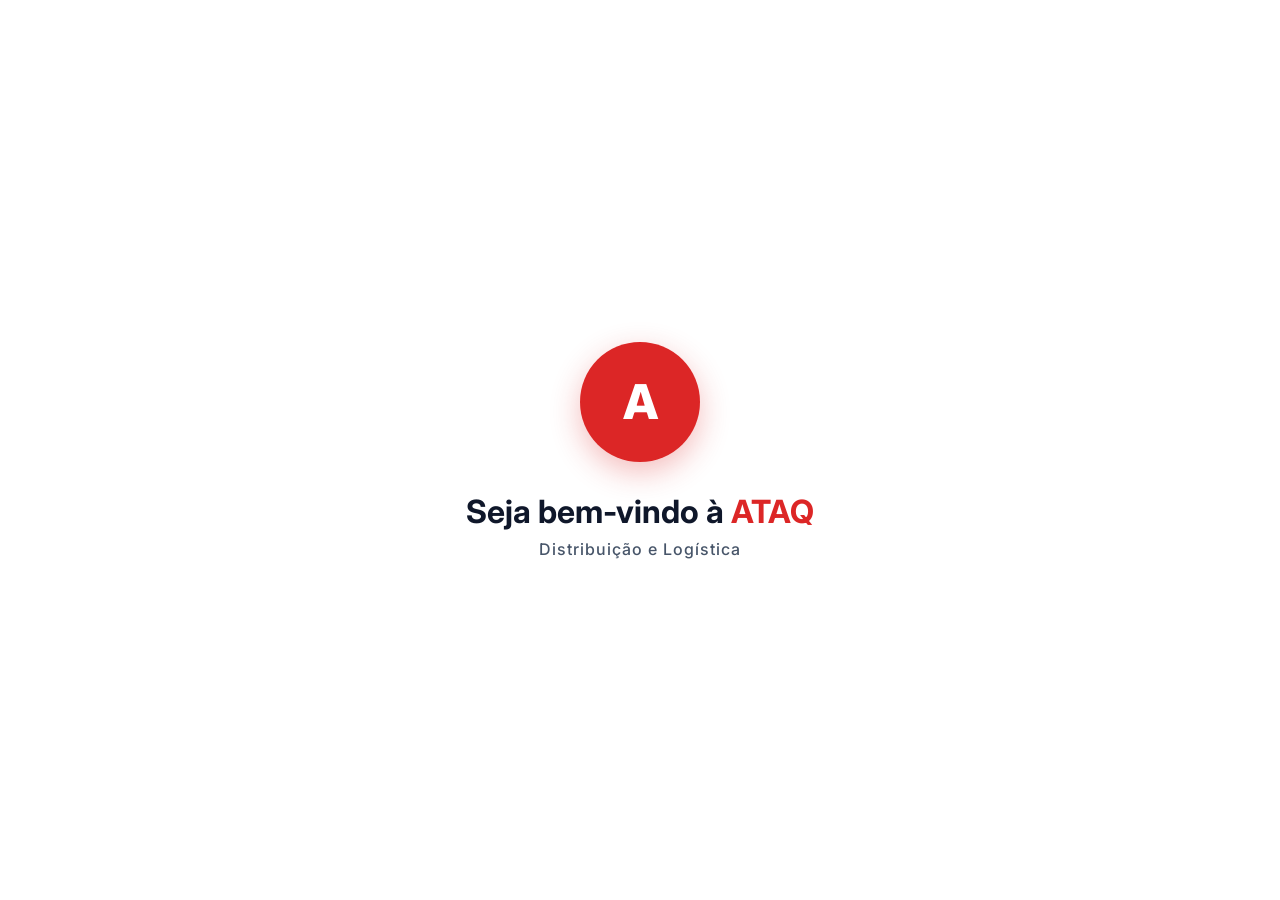
<file: index.html>
<!DOCTYPE html>
<html lang="pt-BR">
<head>
    <meta charset="UTF-8" />
    <meta name="viewport" content="width=device-width, initial-scale=1.0" />

    <title>Sistema Premium - Administração</title>

    <!-- Fonte -->
    <link href="https://fonts.googleapis.com/css2?family=Inter:wght@400;600;800&display=swap" rel="stylesheet">

    <!-- CSS -->
    <link rel="stylesheet" href="style.css">
    <link rel="stylesheet" href="features.css">
</head>

<body>

<script>
alert('✅ HTML carregado! Se você vê esta mensagem, o arquivo está funcionando.');
console.log('✅ TESTE: Página index.html carregada com sucesso!');
</script>

<!-- TELA DE BOAS-VINDAS ATAQ -->
<div id="welcomeScreen" class="welcome-screen" style="display: flex;">
    <div class="welcome-content">
        <div style="width: 120px; height: 120px; background: #DC2626; border-radius: 50%; display: flex; align-items: center; justify-content: center; color: white; font-size: 48px; font-weight: 800; margin: 0 auto 30px; box-shadow: 0 10px 30px rgba(220, 38, 38, 0.3);">
            A
        </div>
        <h1>Seja bem-vindo à <span>ATAQ</span></h1>
        <p>Distribuição e Logística</p>
    </div>
</div>

<!-- ================= LOGIN / AUTH =================  -->
<div id="authPage" class="login-page">
    <div class="login-left">
        <div class="login-brand">
            <div style="width: 100px; height: 100px; background: #DC2626; border-radius: 50%; display: flex; align-items: center; justify-content: center; color: white; font-size: 42px; font-weight: 800; margin-bottom: 24px; box-shadow: 0 10px 30px rgba(220, 38, 38, 0.3);">
                A
            </div>

            <h1>ATAQ</h1>
            <p class="subtitle">Distribuição e Logística</p>

            <ul>
                <li>Segurança operacional</li>
                <li>Controle em tempo real</li>
                <li>Gestão inteligente</li>
            </ul>
        </div>
    </div>

    <div class="login-right">
        <div class="login-card">
            <h2>Acessar plataforma</h2>

            <input type="email" id="loginEmail" placeholder="Email">
            <input type="password" id="loginPassword" placeholder="Senha">

            <label class="remember">
                <input type="checkbox" id="rememberMe">
                Lembrar-me
            </label>

            <button id="loginBtn" class="login-btn" onclick="doLogin()">
                Entrar
            </button>
        </div>
    </div>
</div>

<!-- ================= APP PRINCIPAL ================= -->
<div id="mainApp" class="app hidden">

    <!-- BOTÃO MENU MOBILE -->
    <button id="mobileMenuBtn" class="mobile-menu-btn" onclick="toggleMobileMenu()">
        <span id="menuIcon">☰</span>
    </button>

    <div id="mobileOverlay" class="mobile-overlay" onclick="closeMobileMenu()"></div>

    <!-- SIDEBAR -->
    <aside id="sidebar" class="sidebar">
        <div class="sidebar-header">
            <div class="user-avatar" id="userAvatar">U</div>
            <div>
                <div id="userName" class="user-name">Usuário</div>
                <div class="user-role">Logado</div>
            </div>
        </div>

        <nav class="sidebar-nav">
            <a href="#" class="sidebar-link active" onclick="navigateTo(event,'dashboard')">
                📊 Dashboard
            </a>
            <a href="#" class="sidebar-link" onclick="navigateTo(event,'usuarios')" id="adminSection" style="display:none">
                👥 Usuários
            </a>
            <a href="#" class="sidebar-link" onclick="navigateTo(event,'sheets')">
                📊 Google Sheets
            </a>
            <a href="#" class="sidebar-link" onclick="navigateTo(event,'relatorios')">📑 Relatórios</a>
            <a href="#" class="sidebar-link" onclick="navigateTo(event,'chat')">💬 Chat IA</a>
            <a href="#" class="sidebar-link" onclick="navigateTo(event,'perfil')">👤 Meu Perfil</a>
            <a href="#" class="sidebar-link" onclick="location.reload()">🚪 Sair</a>
        </nav>
    </aside>

    <!-- CONTEÚDO -->
    <main class="main-content">

        <!-- DASHBOARD -->
        <section id="dashboardSection" class="content-section">
            <h1 class="dashboard-title">Visão Geral</h1>

            <div class="kpi-grid">
                <div class="kpi-card">
                    <span>Usuários Ativos</span>
                    <strong>128</strong>
                </div>

                <div class="kpi-card">
                    <span>Relatórios Hoje</span>
                    <strong>18</strong>
                </div>

                <div class="kpi-card">
                    <span>Exportações</span>
                    <strong>42</strong>
                </div>

                <div class="kpi-card">
                    <span>Última Atualização</span>
                    <strong>10:31</strong>
                </div>
            </div>

            <div class="alert-box">
                <h3>⚠️ Atenção Operacional</h3>
                <ul>
                    <li>2 relatórios estão desatualizados</li>
                    <li>1 usuário sem permissão definida</li>
                </ul>
            </div>
        </section>

        <!-- USUÁRIOS -->
        <section id="usuariosSection" class="content-section hidden">
            <h2>👥 Gerenciamento de Usuários</h2>

            <button class="btn-primary" onclick="showAddUserModal()">➕ Novo Usuário</button>

            <table class="stats-table" id="userTable">
                <thead>
                    <tr>
                        <th>Nome</th>
                        <th>Email</th>
                        <th>Tipo</th>
                        <th>Ações</th>
                    </tr>
                </thead>
                <tbody></tbody>
            </table>
        </section>

        <!-- RELATÓRIOS -->
        <section id="relatoriosSection" class="content-section hidden">
            <h2>📑 Relatórios</h2>
            <div id="relatoriosContainer">
                <p>Use o menu para carregar relatórios do Google Sheets ou Backend.</p>
            </div>
        </section>

        <!-- GOOGLE SHEETS -->
        <section id="sheetsSection" class="content-section hidden">
            <h2>📊 Google Sheets</h2>
            <div class="cards-grid" style="margin-top: 24px;">
                <div class="card" style="cursor: pointer;" onclick="updateSheetsCards()">
                    <div class="card-title">Planilhas Conectadas</div>
                    <div class="card-value">0</div>
                </div>
                <div class="card" style="cursor: pointer;" onclick="updateSheetsCards()">
                    <div class="card-title">Última Sincronização</div>
                    <div class="card-value" style="font-size: 16px;">Nunca</div>
                </div>
            </div>
            <button class="btn-primary" style="margin-top: 24px;" onclick="connectGoogleSheet()">
                🔗 Conectar Nova Planilha
            </button>
        </section>

        <!-- CHAT IA -->
        <section id="chatSection" class="content-section hidden">
            <h2>💬 Chat com Inteligência Artificial</h2>
            <div id="chatContainer"></div>
        </section>

        <!-- MEU PERFIL -->
        <section id="perfilSection" class="content-section hidden">
            <h2>👤 Meu Perfil</h2>
            <div style="background: white; padding: 24px; border-radius: 12px; margin-top: 24px;">
                <div style="display: flex; align-items: center; gap: 16px; margin-bottom: 24px;">
                    <div style="width: 80px; height: 80px; background: #DC2626; border-radius: 50%; display: flex; align-items: center; justify-content: center; color: white; font-size: 32px; font-weight: bold;">
                        <span id="perfilAvatar">A</span>
                    </div>
                    <div>
                        <h3 id="perfilNome" style="margin: 0 0 8px 0;">Admin</h3>
                        <p id="perfilEmail" style="margin: 0; color: #64748B;">admin@admin.com</p>
                        <p id="perfilRole" style="margin: 8px 0 0 0; color: #DC2626; font-weight: 600;">Administrador</p>
                    </div>
                </div>
                <div style="border-top: 1px solid #E2E8F0; padding-top: 24px;">
                    <h4 style="margin: 0 0 16px 0;">Informações da Conta</h4>
                    <p style="margin: 8px 0;"><strong>Data de Criação:</strong> Hoje</p>
                    <p style="margin: 8px 0;"><strong>Último Acesso:</strong> Agora</p>
                </div>
            </div>
        </section>

    </main>
</div>

<!-- CHATBOT ATAQ -->
<div id="chatbot">
    <button id="chatbotToggle">Assistente ATAQ</button>

    <div id="chatbotWindow">
        <div class="chat-header">
            <strong>Assistente ATAQ</strong>
            <span id="chatClose">×</span>
        </div>

        <div id="chatMessages"></div>

        <div class="chat-input">
            <input type="text" id="chatInput" placeholder="Digite sua solicitação">
            <button id="chatSend">Enviar</button>
        </div>
    </div>
</div>

<!-- JS -->
<script>
// TELA DE BOAS-VINDAS - SCRIPT INLINE PARA GARANTIR EXECUÇÃO
console.log('🔵 Script de boas-vindas iniciado');

document.addEventListener('DOMContentLoaded', function() {
    console.log('🔵 DOM carregado');
    
    const welcome = document.getElementById('welcomeScreen');
    
    if (welcome) {
        console.log('✅ Elemento welcomeScreen encontrado!');
        console.log('📊 Display:', window.getComputedStyle(welcome).display);
        console.log('📊 Z-index:', window.getComputedStyle(welcome).zIndex);
        console.log('📊 Visibility:', window.getComputedStyle(welcome).visibility);
        
        setTimeout(() => {
            console.log('⏱️ Iniciando fade-out...');
            welcome.classList.add('fade-out');
            
            setTimeout(() => {
                welcome.remove();
                console.log('✅ Tela de boas-vindas removida');
            }, 600);
        }, 2000);
    } else {
        console.error('❌ Elemento welcomeScreen NÃO encontrado!');
        console.log('📋 Elementos no body:', document.body.children);
    }
});
</script>
<script src="script.js" defer></script>
<script src="features.js" defer></script>

</body>
</html>
</file>
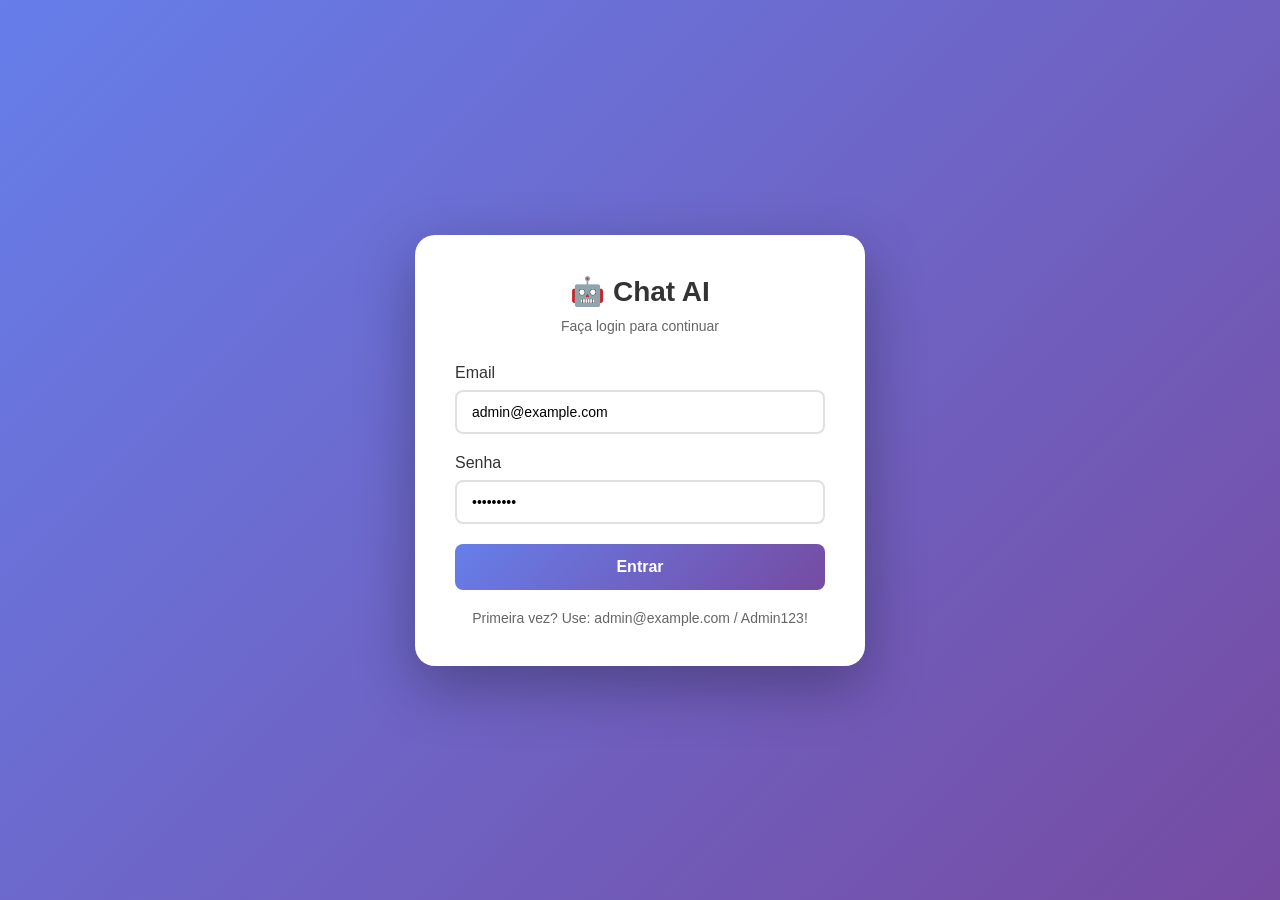
<file: app.html>
<!DOCTYPE html>
<html lang="pt-BR">
<head>
    <meta charset="UTF-8">
    <meta name="viewport" content="width=device-width, initial-scale=1.0">
    <title>Chat AI - Sistema Completo</title>
    <link rel="stylesheet" href="https://cdnjs.cloudflare.com/ajax/libs/font-awesome/6.4.0/css/all.min.css">
    <style>
        * {
            margin: 0;
            padding: 0;
            box-sizing: border-box;
        }

        body {
            font-family: -apple-system, BlinkMacSystemFont, 'Segoe UI', Roboto, sans-serif;
            background: linear-gradient(135deg, #667eea 0%, #764ba2 100%);
            min-height: 100vh;
        }

        /* Login Page */
        .login-page {
            display: flex;
            justify-content: center;
            align-items: center;
            min-height: 100vh;
            padding: 20px;
        }

        .login-container {
            background: white;
            border-radius: 20px;
            padding: 40px;
            box-shadow: 0 20px 60px rgba(0, 0, 0, 0.3);
            max-width: 450px;
            width: 100%;
        }

        .login-header {
            text-align: center;
            margin-bottom: 30px;
        }

        .login-header h1 {
            color: #333;
            font-size: 28px;
            margin-bottom: 10px;
        }

        .login-header p {
            color: #666;
            font-size: 14px;
        }

        .form-group {
            margin-bottom: 20px;
        }

        .form-group label {
            display: block;
            margin-bottom: 8px;
            color: #333;
            font-weight: 500;
        }

        .form-group input {
            width: 100%;
            padding: 12px 15px;
            border: 2px solid #e0e0e0;
            border-radius: 8px;
            font-size: 14px;
            transition: all 0.3s;
        }

        .form-group input:focus {
            outline: none;
            border-color: #667eea;
        }

        .btn-primary {
            width: 100%;
            padding: 14px;
            background: linear-gradient(135deg, #667eea 0%, #764ba2 100%);
            color: white;
            border: none;
            border-radius: 8px;
            font-size: 16px;
            font-weight: 600;
            cursor: pointer;
            transition: transform 0.2s;
        }

        .btn-primary:hover {
            transform: translateY(-2px);
        }

        .btn-primary:disabled {
            opacity: 0.6;
            cursor: not-allowed;
        }

        .error-message {
            background: #fee;
            color: #c33;
            padding: 12px;
            border-radius: 8px;
            margin-bottom: 20px;
            display: none;
        }

        .success-message {
            background: #efe;
            color: #3c3;
            padding: 12px;
            border-radius: 8px;
            margin-bottom: 20px;
            display: none;
        }

        /* Chat Page */
        .chat-page {
            display: none;
            height: 100vh;
            background: #f5f7fa;
        }

        .chat-header {
            background: white;
            padding: 20px;
            box-shadow: 0 2px 10px rgba(0,0,0,0.1);
            display: flex;
            justify-content: space-between;
            align-items: center;
        }

        .chat-header h1 {
            color: #333;
            font-size: 24px;
        }

        .user-info {
            display: flex;
            align-items: center;
            gap: 15px;
        }

        .btn-logout {
            padding: 8px 20px;
            background: #ff4757;
            color: white;
            border: none;
            border-radius: 6px;
            cursor: pointer;
            font-weight: 500;
        }

        .chat-container {
            display: flex;
            height: calc(100vh - 80px);
        }

        .chat-sidebar {
            width: 280px;
            background: white;
            border-right: 1px solid #e0e0e0;
            padding: 20px;
            overflow-y: auto;
        }

        .chat-type {
            padding: 12px;
            margin-bottom: 8px;
            border-radius: 8px;
            cursor: pointer;
            transition: all 0.2s;
            background: #f8f9fa;
        }

        .chat-type:hover {
            background: #e9ecef;
        }

        .chat-type.active {
            background: linear-gradient(135deg, #667eea 0%, #764ba2 100%);
            color: white;
        }

        .chat-main {
            flex: 1;
            display: flex;
            flex-direction: column;
            background: white;
            margin: 20px;
            border-radius: 12px;
            box-shadow: 0 2px 10px rgba(0,0,0,0.1);
        }

        .messages {
            flex: 1;
            overflow-y: auto;
            padding: 20px;
        }

        .message {
            margin-bottom: 20px;
            display: flex;
            gap: 12px;
        }

        .message.user {
            flex-direction: row-reverse;
        }

        .message-avatar {
            width: 40px;
            height: 40px;
            border-radius: 50%;
            background: linear-gradient(135deg, #667eea 0%, #764ba2 100%);
            display: flex;
            align-items: center;
            justify-content: center;
            color: white;
            font-weight: bold;
        }

        .message.user .message-avatar {
            background: #28a745;
        }

        .message-content {
            max-width: 70%;
            padding: 12px 16px;
            border-radius: 12px;
            background: #f1f3f5;
        }

        .message.user .message-content {
            background: linear-gradient(135deg, #667eea 0%, #764ba2 100%);
            color: white;
        }

        .chat-input-area {
            padding: 20px;
            border-top: 1px solid #e0e0e0;
            display: flex;
            gap: 10px;
        }

        .chat-input {
            flex: 1;
            padding: 12px 16px;
            border: 2px solid #e0e0e0;
            border-radius: 25px;
            font-size: 14px;
        }

        .chat-input:focus {
            outline: none;
            border-color: #667eea;
        }

        .btn-send {
            padding: 12px 30px;
            background: linear-gradient(135deg, #667eea 0%, #764ba2 100%);
            color: white;
            border: none;
            border-radius: 25px;
            cursor: pointer;
            font-weight: 600;
        }

        .btn-send:disabled {
            opacity: 0.5;
            cursor: not-allowed;
        }

        .loading {
            text-align: center;
            padding: 20px;
            color: #666;
        }

        @keyframes spin {
            to { transform: rotate(360deg); }
        }

        .spinner {
            display: inline-block;
            animation: spin 1s linear infinite;
        }

        /* Upload Modal */
        .modal {
            display: none;
            position: fixed;
            top: 0;
            left: 0;
            width: 100%;
            height: 100%;
            background: rgba(0, 0, 0, 0.5);
            z-index: 1000;
            justify-content: center;
            align-items: center;
        }

        .modal.show {
            display: flex;
        }

        .modal-content {
            background: white;
            border-radius: 12px;
            padding: 30px;
            max-width: 600px;
            width: 90%;
            max-height: 80vh;
            overflow-y: auto;
        }

        .modal-header {
            display: flex;
            justify-content: space-between;
            align-items: center;
            margin-bottom: 20px;
        }

        .modal-header h2 {
            color: #333;
            font-size: 22px;
        }

        .btn-close {
            background: none;
            border: none;
            font-size: 24px;
            cursor: pointer;
            color: #999;
        }

        .upload-area {
            border: 2px dashed #667eea;
            border-radius: 12px;
            padding: 40px;
            text-align: center;
            cursor: pointer;
            transition: all 0.3s;
            margin-bottom: 20px;
        }

        .upload-area:hover {
            background: #f8f9ff;
            border-color: #764ba2;
        }

        .upload-area.dragover {
            background: #f0f0ff;
            border-color: #764ba2;
        }

        .btn-secondary {
            padding: 10px 20px;
            background: #6c757d;
            color: white;
            border: none;
            border-radius: 6px;
            cursor: pointer;
            margin-right: 10px;
        }

        .chart-preview {
            margin-top: 20px;
            text-align: center;
        }

        .chart-preview img {
            max-width: 100%;
            border-radius: 8px;
            box-shadow: 0 2px 10px rgba(0,0,0,0.1);
        }

        .form-row {
            display: grid;
            grid-template-columns: 1fr 1fr;
            gap: 15px;
            margin-bottom: 15px;
        }

        .btn-upload {
            padding: 10px 20px;
            background: linear-gradient(135deg, #667eea 0%, #764ba2 100%);
            color: white;
            border: none;
            border-radius: 6px;
            cursor: pointer;
            font-weight: 600;
        }

        .toolbar {
            display: flex;
            gap: 10px;
            margin-bottom: 10px;
        }

        .btn-icon {
            padding: 8px 16px;
            background: white;
            border: 2px solid #667eea;
            border-radius: 6px;
            cursor: pointer;
            color: #667eea;
            font-weight: 500;
            transition: all 0.2s;
        }

        .btn-icon:hover {
            background: #667eea;
            color: white;
        }
    </style>
</head>
<body>
    <!-- Login Page -->
    <div class="login-page" id="loginPage">
        <div class="login-container">
            <div class="login-header">
                <h1>🤖 Chat AI</h1>
                <p>Faça login para continuar</p>
            </div>

            <div class="error-message" id="errorMessage"></div>
            <div class="success-message" id="successMessage"></div>

            <form id="loginForm">
                <div class="form-group">
                    <label for="email">Email</label>
                    <input type="email" id="email" required value="admin@example.com">
                </div>

                <div class="form-group">
                    <label for="password">Senha</label>
                    <input type="password" id="password" required value="Admin123!">
                </div>

                <button type="submit" class="btn-primary" id="loginBtn">
                    Entrar
                </button>
            </form>

            <p style="text-align: center; margin-top: 20px; color: #666; font-size: 14px;">
                Primeira vez? Use: admin@example.com / Admin123!
            </p>
        </div>
    </div>

    <!-- Chat Page -->
    <div class="chat-page" id="chatPage">
        <div class="chat-header">
            <h1>💬 Chat AI</h1>
            <div class="user-info">
                <span id="userEmail"></span>
                <button class="btn-logout" onclick="logout()">Sair</button>
            </div>
        </div>

        <div class="chat-container">
            <div class="chat-sidebar">
                <h3 style="margin-bottom: 15px; color: #333;">Tipos de Chat</h3>
                <div class="chat-type active" data-type="geral">
                    <i class="fas fa-comments"></i> Chat Geral
                </div>
                <div class="chat-type" data-type="novos_clientes">
                    <i class="fas fa-users"></i> Novos Clientes
                </div>
                <div class="chat-type" data-type="queijo_reino">
                    <i class="fas fa-cheese"></i> Queijo do Reino
                </div>
                <div class="chat-type" data-type="msl_danone">
                    <i class="fas fa-glass-water"></i> MSL Danone
                </div>
            </div>

            <div class="chat-main">
                <div class="toolbar">
                    <button class="btn-icon" onclick="openUploadModal()">
                        <i class="fas fa-file-upload"></i> Upload Arquivo
                    </button>
                    <button class="btn-icon" onclick="openChartModal()">
                        <i class="fas fa-chart-bar"></i> Gerar Gráfico
                    </button>
                </div>

                <div class="messages" id="messages">
                    <div class="message">
                        <div class="message-avatar">AI</div>
                        <div class="message-content">
                            Olá! Como posso ajudar você hoje?
                        </div>
                    </div>
                </div>

                <div class="chat-input-area">
                    <input type="text" class="chat-input" id="messageInput" placeholder="Digite sua mensagem...">
                    <button class="btn-send" id="sendBtn" onclick="sendMessage()">
                        Enviar <i class="fas fa-paper-plane"></i>
                    </button>
                </div>
            </div>
        </div>
    </div>

    <!-- Upload Excel Modal -->
    <div class="modal" id="uploadModal">
        <div class="modal-content">
            <div class="modal-header">
                <h2><i class="fas fa-file-upload"></i> Upload de Arquivo</h2>
                <button class="btn-close" onclick="closeUploadModal()">&times;</button>
            </div>

            <div class="upload-area" id="uploadArea" onclick="document.getElementById('fileInput').click()">
                <i class="fas fa-cloud-upload-alt" style="font-size: 48px; color: #667eea; margin-bottom: 10px;"></i>
                <p style="color: #666; margin-bottom: 5px;">Clique ou arraste qualquer arquivo aqui</p>
                <p style="color: #999; font-size: 12px;">
                    Formatos: Excel, PDF, Word, CSV, JSON, XML, TXT, Markdown e mais
                </p>
                <input type="file" id="fileInput" accept=".txt,.md,.rtf,.pdf,.doc,.docx,.odt,.csv,.xlsx,.xls,.ods,.json,.xml,.yaml,.yml,.parquet" style="display: none;" onchange="handleFileSelect(event)">
            </div>

            <div id="uploadStatus"></div>
        </div>
    </div>

    <!-- Chart Modal -->
    <div class="modal" id="chartModal">
        <div class="modal-content">
            <div class="modal-header">
                <h2><i class="fas fa-chart-bar"></i> Gerar Gráfico</h2>
                <button class="btn-close" onclick="closeChartModal()">&times;</button>
            </div>

            <form id="chartForm">
                <div class="form-group">
                    <label>Tipo de Gráfico</label>
                    <select id="chartType" class="form-control" style="width: 100%; padding: 10px; border: 2px solid #e0e0e0; border-radius: 8px;">
                        <option value="column">Gráfico de Colunas</option>
                        <option value="pie">Gráfico de Pizza</option>
                    </select>
                </div>

                <div class="form-row">
                    <div class="form-group">
                        <label>Coluna X (Labels)</label>
                        <input type="text" id="columnX" class="form-control" placeholder="Ex: Nome" style="width: 100%; padding: 10px; border: 2px solid #e0e0e0; border-radius: 8px;">
                    </div>
                    <div class="form-group">
                        <label>Coluna Y (Valores)</label>
                        <input type="text" id="columnY" class="form-control" placeholder="Ex: Valor" style="width: 100%; padding: 10px; border: 2px solid #e0e0e0; border-radius: 8px;">
                    </div>
                </div>

                <div class="form-group">
                    <label>Título do Gráfico (opcional)</label>
                    <input type="text" id="chartTitle" class="form-control" placeholder="Título do gráfico" style="width: 100%; padding: 10px; border: 2px solid #e0e0e0; border-radius: 8px;">
                </div>

                <button type="submit" class="btn-upload">
                    <i class="fas fa-chart-line"></i> Gerar Gráfico
                </button>
            </form>

            <div id="chartPreview" class="chart-preview"></div>
        </div>
    </div>

    <script>
        const API_URL = 'https://chat-ai-backend-lox5.onrender.com';
        let currentUser = null;
        let currentChatType = 'geral';
        let uploadedFile = null;
        let uploadedFileName = null;

        // Verificar se já está logado
        window.addEventListener('load', () => {
            const token = localStorage.getItem('token');
            const user = localStorage.getItem('user');
            
            if (token && user) {
                currentUser = JSON.parse(user);
                showChatPage();
            }
        });

        // Login
        document.getElementById('loginForm').addEventListener('submit', async (e) => {
            e.preventDefault();
            
            const email = document.getElementById('email').value;
            const password = document.getElementById('password').value;
            const loginBtn = document.getElementById('loginBtn');
            
            loginBtn.disabled = true;
            loginBtn.textContent = 'Entrando...';
            
            try {
                const response = await fetch(`${API_URL}/auth/login`, {
                    method: 'POST',
                    headers: {
                        'Content-Type': 'application/json'
                    },
                    body: JSON.stringify({ email, password })
                });
                
                const data = await response.json();
                
                if (response.ok) {
                    localStorage.setItem('token', data.access_token);
                    localStorage.setItem('user', JSON.stringify(data.user));
                    currentUser = data.user;
                    
                    showSuccess('Login realizado com sucesso!');
                    setTimeout(() => showChatPage(), 1000);
                } else {
                    showError(data.detail || 'Erro ao fazer login');
                }
            } catch (error) {
                showError('Erro ao conectar com o servidor');
                console.error(error);
            } finally {
                loginBtn.disabled = false;
                loginBtn.textContent = 'Entrar';
            }
        });

        // Enviar mensagem
        async function sendMessage() {
            const input = document.getElementById('messageInput');
            const message = input.value.trim();
            
            if (!message) return;
            
            const sendBtn = document.getElementById('sendBtn');
            sendBtn.disabled = true;
            
            // Adicionar mensagem do usuário
            addMessage(message, 'user');
            input.value = '';
            
            try {
                const token = localStorage.getItem('token');
                const response = await fetch(`${API_URL}/chat/message`, {
                    method: 'POST',
                    headers: {
                        'Content-Type': 'application/json',
                        'Authorization': `Bearer ${token}`
                    },
                    body: JSON.stringify({
                        message: message,
                        chat_type: currentChatType
                    })
                });
                
                const data = await response.json();
                
                if (response.ok) {
                    addMessage(data.response || 'Resposta recebida!', 'ai');
                } else {
                    addMessage('Erro ao processar mensagem', 'ai');
                }
            } catch (error) {
                addMessage('Erro ao conectar com o servidor', 'ai');
                console.error(error);
            } finally {
                sendBtn.disabled = false;
            }
        }

        // Adicionar mensagem na tela
        function addMessage(text, type) {
            const messagesDiv = document.getElementById('messages');
            const messageDiv = document.createElement('div');
            messageDiv.className = `message ${type}`;
            
            const avatar = document.createElement('div');
            avatar.className = 'message-avatar';
            avatar.textContent = type === 'user' ? 'U' : 'AI';
            
            const content = document.createElement('div');
            content.className = 'message-content';
            content.textContent = text;
            
            messageDiv.appendChild(avatar);
            messageDiv.appendChild(content);
            messagesDiv.appendChild(messageDiv);
            
            messagesDiv.scrollTop = messagesDiv.scrollHeight;
        }

        // Mudar tipo de chat
        document.querySelectorAll('.chat-type').forEach(btn => {
            btn.addEventListener('click', () => {
                document.querySelectorAll('.chat-type').forEach(b => b.classList.remove('active'));
                btn.classList.add('active');
                currentChatType = btn.dataset.type;
            });
        });

        // Enter para enviar
        document.getElementById('messageInput').addEventListener('keypress', (e) => {
            if (e.key === 'Enter') sendMessage();
        });

        // Logout
        function logout() {
            localStorage.removeItem('token');
            localStorage.removeItem('user');
            currentUser = null;
            document.getElementById('loginPage').style.display = 'flex';
            document.getElementById('chatPage').style.display = 'none';
        }

        // Mostrar página de chat
        function showChatPage() {
            document.getElementById('loginPage').style.display = 'none';
            document.getElementById('chatPage').style.display = 'block';
            document.getElementById('userEmail').textContent = currentUser.email;
        }

        // Mensagens de erro/sucesso
        function showError(message) {
            const errorDiv = document.getElementById('errorMessage');
            errorDiv.textContent = message;
            errorDiv.style.display = 'block';
            setTimeout(() => errorDiv.style.display = 'none', 5000);
        }

        function showSuccess(message) {
            const successDiv = document.getElementById('successMessage');
            successDiv.textContent = message;
            successDiv.style.display = 'block';
            setTimeout(() => successDiv.style.display = 'none', 3000);
        }

        // ========== UPLOAD DE EXCEL ==========
        function openUploadModal() {
            document.getElementById('uploadModal').classList.add('show');
        }

        function closeUploadModal() {
            document.getElementById('uploadModal').classList.remove('show');
            document.getElementById('uploadStatus').innerHTML = '';
        }

        // Drag and drop
        const uploadArea = document.getElementById('uploadArea');
        
        uploadArea.addEventListener('dragover', (e) => {
            e.preventDefault();
            uploadArea.classList.add('dragover');
        });

        uploadArea.addEventListener('dragleave', () => {
            uploadArea.classList.remove('dragover');
        });

        uploadArea.addEventListener('drop', (e) => {
            e.preventDefault();
            uploadArea.classList.remove('dragover');
            const files = e.dataTransfer.files;
            if (files.length > 0) {
                handleFileUpload(files[0]);
            }
        });

        function handleFileSelect(event) {
            const file = event.target.files[0];
            if (file) {
                handleFileUpload(file);
            }
        }

        async function handleFileUpload(file) {
            const statusDiv = document.getElementById('uploadStatus');
            const fileExt = file.name.split('.').pop().toLowerCase();
            
            // Ícone baseado no tipo de arquivo
            const iconMap = {
                'xlsx': 'fa-file-excel',
                'xls': 'fa-file-excel',
                'csv': 'fa-file-csv',
                'pdf': 'fa-file-pdf',
                'doc': 'fa-file-word',
                'docx': 'fa-file-word',
                'txt': 'fa-file-alt',
                'md': 'fa-file-alt',
                'json': 'fa-file-code',
                'xml': 'fa-file-code',
                'yaml': 'fa-file-code',
                'yml': 'fa-file-code'
            };
            
            const icon = iconMap[fileExt] || 'fa-file';
            
            statusDiv.innerHTML = `<p style="color: #667eea;"><i class="fas fa-spinner fa-spin"></i> Enviando arquivo ${file.name}...</p>`;

            const formData = new FormData();
            formData.append('file', file);

            try {
                const token = localStorage.getItem('token');
                
                // Usar o novo endpoint de processamento universal
                const endpoint = '/files/process';
                
                const response = await fetch(`${API_URL}${endpoint}`, {
                    method: 'POST',
                    headers: {
                        'Authorization': `Bearer ${token}`
                    },
                    body: formData
                });

                const data = await response.json();

                if (response.ok) {
                    uploadedFile = data;
                    uploadedFileName = data.stored_name || data.file_name;
                    
                    let detailsHtml = `
                        <div style="background: #d4edda; padding: 15px; border-radius: 8px; color: #155724;">
                            <i class="fas ${icon}"></i> 
                            <strong>Arquivo enviado com sucesso!</strong><br>
                            Nome: ${data.file_name || file.name}<br>
                            Tamanho: ${(file.size / 1024).toFixed(2)} KB<br>
                    `;
                    
                    // Informações específicas por tipo
                    if (data.rows && data.columns) {
                        detailsHtml += `Linhas: ${data.rows}<br>`;
                        detailsHtml += `Colunas: ${data.columns.join(', ')}<br>`;
                    }
                    if (data.content) {
                        detailsHtml += `Conteúdo: ${data.content.substring(0, 100)}...<br>`;
                    }
                    if (data.checksum) {
                        detailsHtml += `Checksum: ${data.checksum.substring(0, 16)}...<br>`;
                    }
                    
                    detailsHtml += '</div>';
                    statusDiv.innerHTML = detailsHtml;
                    
                    setTimeout(() => {
                        closeUploadModal();
                        addMessage(`Arquivo ${file.name} (${fileExt.toUpperCase()}) enviado com sucesso!`, 'ai');
                    }, 2000);
                } else {
                    statusDiv.innerHTML = `<p style="color: #dc3545;"><i class="fas fa-exclamation-circle"></i> Erro: ${data.detail}</p>`;
                }
            } catch (error) {
                statusDiv.innerHTML = `<p style="color: #dc3545;"><i class="fas fa-exclamation-circle"></i> Erro ao enviar arquivo</p>`;
                console.error(error);
            }
        }

        // ========== GERAR GRÁFICO ==========
        function openChartModal() {
            if (!uploadedFileName) {
                alert('Por favor, faça upload de um arquivo Excel primeiro!');
                return;
            }
            document.getElementById('chartModal').classList.add('show');
        }

        function closeChartModal() {
            document.getElementById('chartModal').classList.remove('show');
            document.getElementById('chartPreview').innerHTML = '';
        }

        document.getElementById('chartForm').addEventListener('submit', async (e) => {
            e.preventDefault();

            const chartType = document.getElementById('chartType').value;
            const columnX = document.getElementById('columnX').value;
            const columnY = document.getElementById('columnY').value;
            const chartTitle = document.getElementById('chartTitle').value;

            if (!columnX || !columnY) {
                alert('Por favor, preencha as colunas X e Y');
                return;
            }

            const previewDiv = document.getElementById('chartPreview');
            previewDiv.innerHTML = '<p style="color: #667eea;"><i class="fas fa-spinner fa-spin"></i> Gerando gráfico...</p>';

            try {
                const token = localStorage.getItem('token');
                const response = await fetch(`${API_URL}/charts/generate-chart`, {
                    method: 'POST',
                    headers: {
                        'Content-Type': 'application/json',
                        'Authorization': `Bearer ${token}`
                    },
                    body: JSON.stringify({
                        stored_file: uploadedFileName,
                        chart_type: chartType,
                        x_column: columnX,
                        y_column: columnY,
                        title: chartTitle || `${columnY} por ${columnX}`
                    })
                });

                const data = await response.json();

                if (response.ok) {
                    previewDiv.innerHTML = `
                        <div style="background: #d4edda; padding: 15px; border-radius: 8px; color: #155724; margin-bottom: 15px;">
                            <i class="fas fa-check-circle"></i> Gráfico gerado com sucesso!
                        </div>
                        <img src="${data.chart_url}" alt="Gráfico">
                    `;
                    
                    addMessage(`Gráfico gerado! Tipo: ${chartType === 'column' ? 'Colunas' : 'Pizza'}`, 'ai');
                } else {
                    previewDiv.innerHTML = `
                        <p style="color: #dc3545;">
                            <i class="fas fa-exclamation-circle"></i> 
                            Erro: ${data.detail || 'Erro ao gerar gráfico'}
                        </p>
                    `;
                }
            } catch (error) {
                previewDiv.innerHTML = `<p style="color: #dc3545;"><i class="fas fa-exclamation-circle"></i> Erro ao conectar com servidor</p>`;
                console.error(error);
            }
        });
    </script>
</body>
</html>
</file>
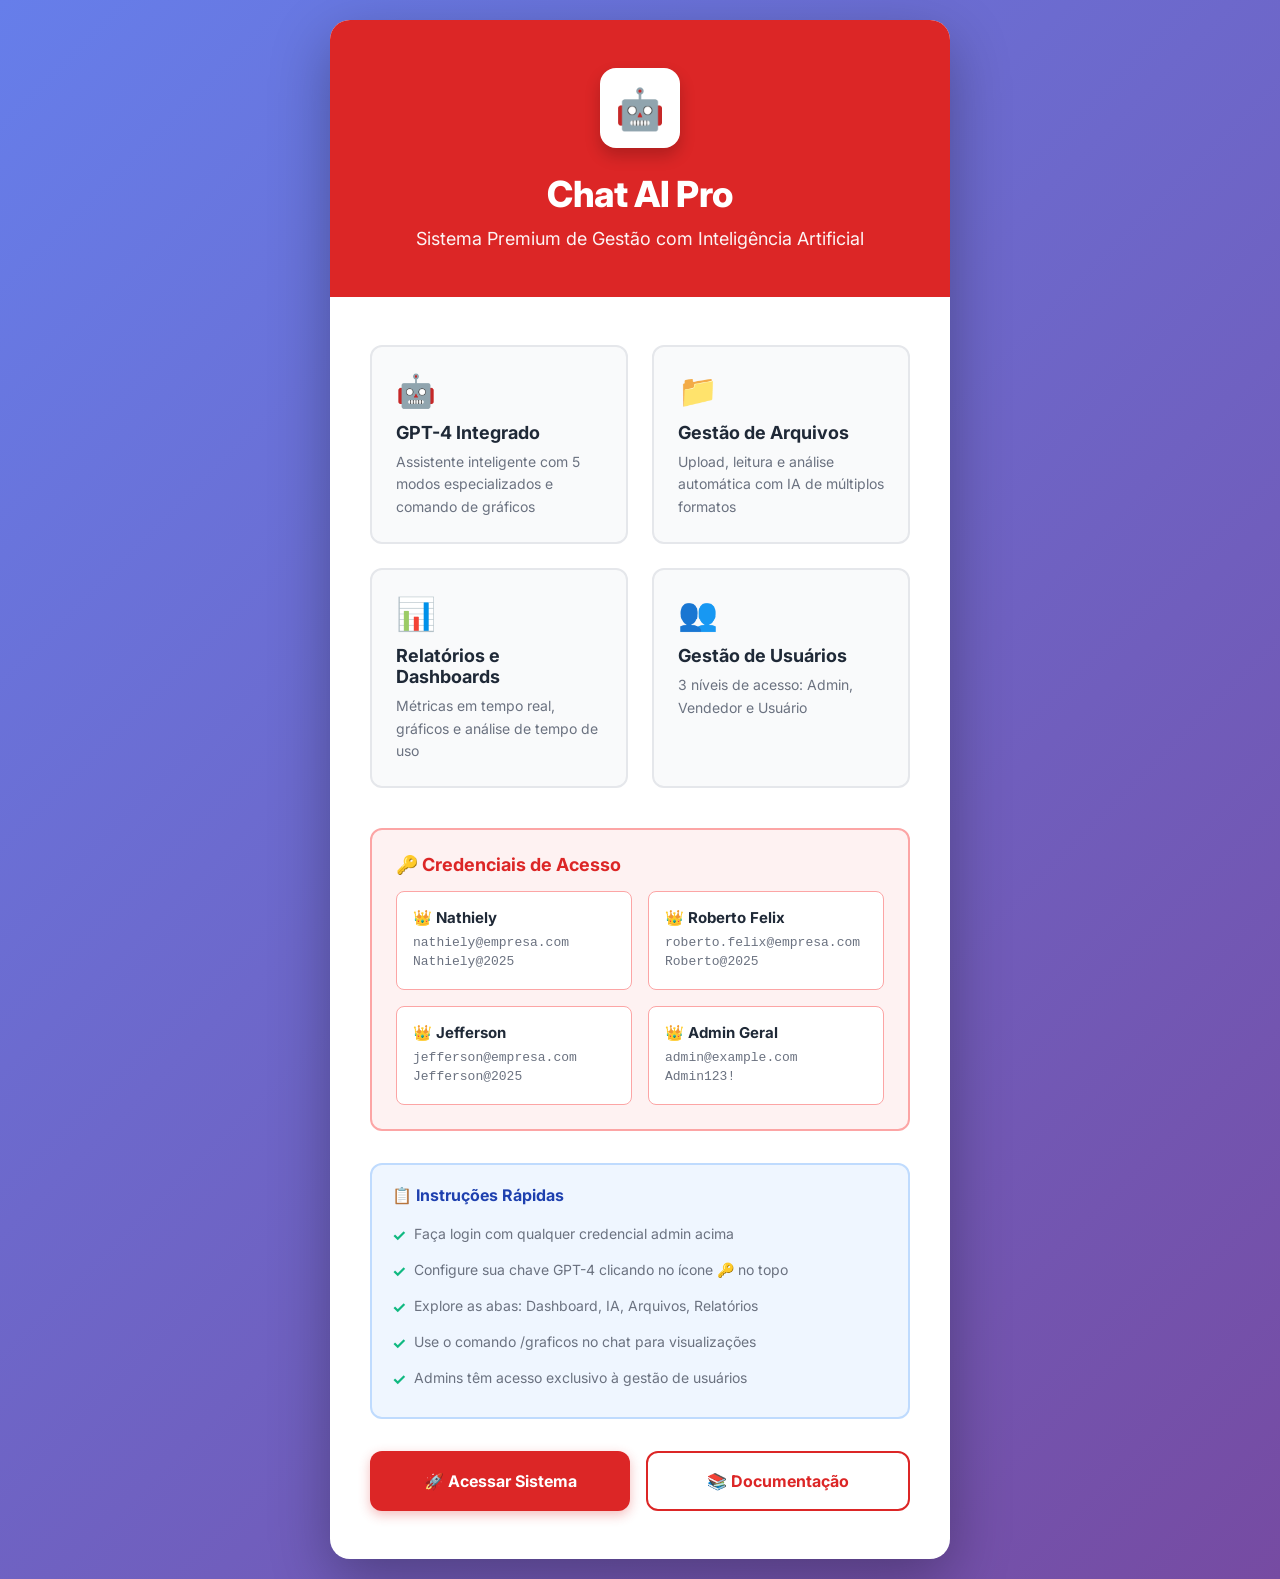
<file: apresentacao.html>
<!DOCTYPE html>
<html lang="pt-BR">
<head>
    <meta charset="UTF-8">
    <meta name="viewport" content="width=device-width, initial-scale=1.0">
    <title>Chat AI Pro - Apresentação do Sistema</title>
    <link rel="preconnect" href="https://fonts.googleapis.com">
    <link rel="preconnect" href="https://fonts.gstatic.com" crossorigin>
    <link href="https://fonts.googleapis.com/css2?family=Inter:wght@300;400;500;600;700;800&display=swap" rel="stylesheet">
    <style>
        * {
            margin: 0;
            padding: 0;
            box-sizing: border-box;
        }

        :root {
            --red-primary: #DC2626;
            --red-hover: #B91C1C;
            --text-dark: #1F2937;
            --text-secondary: #6B7280;
            --border: #E5E7EB;
            --bg-light: #F9FAFB;
        }

        body {
            font-family: 'Inter', -apple-system, BlinkMacSystemFont, sans-serif;
            background: linear-gradient(135deg, #667eea 0%, #764ba2 100%);
            min-height: 100vh;
            display: flex;
            align-items: center;
            justify-content: center;
            padding: 20px;
        }

        .container {
            max-width: 900px;
            background: white;
            border-radius: 20px;
            box-shadow: 0 20px 60px rgba(0,0,0,0.3);
            overflow: hidden;
            animation: slideUp 0.6s ease-out;
        }

        @keyframes slideUp {
            from {
                opacity: 0;
                transform: translateY(30px);
            }
            to {
                opacity: 1;
                transform: translateY(0);
            }
        }

        .header {
            background: var(--red-primary);
            padding: 48px 40px;
            text-align: center;
            color: white;
        }

        .logo {
            width: 80px;
            height: 80px;
            margin: 0 auto 24px;
            background: white;
            border-radius: 16px;
            display: flex;
            align-items: center;
            justify-content: center;
            font-size: 40px;
            box-shadow: 0 8px 16px rgba(0,0,0,0.2);
        }

        .header h1 {
            font-size: 36px;
            font-weight: 800;
            margin-bottom: 12px;
            letter-spacing: -0.5px;
        }

        .header p {
            font-size: 18px;
            opacity: 0.95;
            font-weight: 400;
        }

        .content {
            padding: 48px 40px;
        }

        .features {
            display: grid;
            grid-template-columns: repeat(auto-fit, minmax(250px, 1fr));
            gap: 24px;
            margin-bottom: 40px;
        }

        .feature {
            padding: 24px;
            background: var(--bg-light);
            border-radius: 12px;
            border: 2px solid var(--border);
            transition: all 0.3s;
        }

        .feature:hover {
            border-color: var(--red-primary);
            box-shadow: 0 8px 16px rgba(220, 38, 38, 0.1);
            transform: translateY(-4px);
        }

        .feature-icon {
            font-size: 32px;
            margin-bottom: 12px;
        }

        .feature-title {
            font-size: 18px;
            font-weight: 700;
            color: var(--text-dark);
            margin-bottom: 8px;
        }

        .feature-desc {
            font-size: 14px;
            color: var(--text-secondary);
            line-height: 1.6;
        }

        .credentials {
            background: #FEF2F2;
            border: 2px solid #FCA5A5;
            border-radius: 12px;
            padding: 24px;
            margin-bottom: 32px;
        }

        .credentials h3 {
            color: var(--red-primary);
            font-size: 18px;
            margin-bottom: 16px;
            display: flex;
            align-items: center;
            gap: 8px;
        }

        .cred-list {
            display: grid;
            grid-template-columns: repeat(auto-fit, minmax(200px, 1fr));
            gap: 16px;
        }

        .cred-item {
            background: white;
            padding: 16px;
            border-radius: 8px;
            border: 1px solid #FCA5A5;
        }

        .cred-name {
            font-weight: 700;
            color: var(--text-dark);
            margin-bottom: 8px;
            font-size: 15px;
        }

        .cred-detail {
            font-size: 13px;
            color: var(--text-secondary);
            margin-bottom: 4px;
            font-family: 'Courier New', monospace;
        }

        .action-buttons {
            display: flex;
            gap: 16px;
            margin-top: 32px;
        }

        .btn {
            flex: 1;
            padding: 18px 32px;
            border: none;
            border-radius: 12px;
            font-size: 16px;
            font-weight: 700;
            cursor: pointer;
            transition: all 0.3s;
            text-decoration: none;
            text-align: center;
            display: flex;
            align-items: center;
            justify-content: center;
            gap: 8px;
        }

        .btn-primary {
            background: var(--red-primary);
            color: white;
            box-shadow: 0 4px 12px rgba(220, 38, 38, 0.3);
        }

        .btn-primary:hover {
            background: var(--red-hover);
            box-shadow: 0 8px 20px rgba(220, 38, 38, 0.4);
            transform: translateY(-2px);
        }

        .btn-secondary {
            background: white;
            color: var(--red-primary);
            border: 2px solid var(--red-primary);
        }

        .btn-secondary:hover {
            background: var(--red-primary);
            color: white;
        }

        .info-box {
            background: #EFF6FF;
            border: 2px solid #BFDBFE;
            border-radius: 12px;
            padding: 20px;
            margin-top: 24px;
        }

        .info-box h4 {
            color: #1E40AF;
            font-size: 16px;
            margin-bottom: 12px;
            display: flex;
            align-items: center;
            gap: 8px;
        }

        .info-box ul {
            list-style: none;
            padding: 0;
        }

        .info-box li {
            padding: 8px 0;
            color: var(--text-secondary);
            font-size: 14px;
            display: flex;
            align-items: start;
            gap: 8px;
        }

        .info-box li::before {
            content: "✓";
            color: #10B981;
            font-weight: bold;
            font-size: 16px;
        }

        @media (max-width: 768px) {
            .header {
                padding: 32px 24px;
            }

            .header h1 {
                font-size: 28px;
            }

            .content {
                padding: 32px 24px;
            }

            .action-buttons {
                flex-direction: column;
            }

            .features {
                grid-template-columns: 1fr;
            }
        }
    </style>
</head>
<body>
    <div class="container">
        <div class="header">
            <div class="logo">🤖</div>
            <h1>Chat AI Pro</h1>
            <p>Sistema Premium de Gestão com Inteligência Artificial</p>
        </div>

        <div class="content">
            <div class="features">
                <div class="feature">
                    <div class="feature-icon">🤖</div>
                    <div class="feature-title">GPT-4 Integrado</div>
                    <div class="feature-desc">Assistente inteligente com 5 modos especializados e comando de gráficos</div>
                </div>

                <div class="feature">
                    <div class="feature-icon">📁</div>
                    <div class="feature-title">Gestão de Arquivos</div>
                    <div class="feature-desc">Upload, leitura e análise automática com IA de múltiplos formatos</div>
                </div>

                <div class="feature">
                    <div class="feature-icon">📊</div>
                    <div class="feature-title">Relatórios e Dashboards</div>
                    <div class="feature-desc">Métricas em tempo real, gráficos e análise de tempo de uso</div>
                </div>

                <div class="feature">
                    <div class="feature-icon">👥</div>
                    <div class="feature-title">Gestão de Usuários</div>
                    <div class="feature-desc">3 níveis de acesso: Admin, Vendedor e Usuário</div>
                </div>
            </div>

            <div class="credentials">
                <h3>🔑 Credenciais de Acesso</h3>
                <div class="cred-list">
                    <div class="cred-item">
                        <div class="cred-name">👑 Nathiely</div>
                        <div class="cred-detail">nathiely@empresa.com</div>
                        <div class="cred-detail">Nathiely@2025</div>
                    </div>
                    <div class="cred-item">
                        <div class="cred-name">👑 Roberto Felix</div>
                        <div class="cred-detail">roberto.felix@empresa.com</div>
                        <div class="cred-detail">Roberto@2025</div>
                    </div>
                    <div class="cred-item">
                        <div class="cred-name">👑 Jefferson</div>
                        <div class="cred-detail">jefferson@empresa.com</div>
                        <div class="cred-detail">Jefferson@2025</div>
                    </div>
                    <div class="cred-item">
                        <div class="cred-name">👑 Admin Geral</div>
                        <div class="cred-detail">admin@example.com</div>
                        <div class="cred-detail">Admin123!</div>
                    </div>
                </div>
            </div>

            <div class="info-box">
                <h4>📋 Instruções Rápidas</h4>
                <ul>
                    <li>Faça login com qualquer credencial admin acima</li>
                    <li>Configure sua chave GPT-4 clicando no ícone 🔑 no topo</li>
                    <li>Explore as abas: Dashboard, IA, Arquivos, Relatórios</li>
                    <li>Use o comando /graficos no chat para visualizações</li>
                    <li>Admins têm acesso exclusivo à gestão de usuários</li>
                </ul>
            </div>

            <div class="action-buttons">
                <a href="index.html" class="btn btn-primary">
                    🚀 Acessar Sistema
                </a>
                <a href="README-PRODUCAO.md" class="btn btn-secondary" target="_blank">
                    📚 Documentação
                </a>
            </div>
        </div>
    </div>
</body>
</html>
</file>
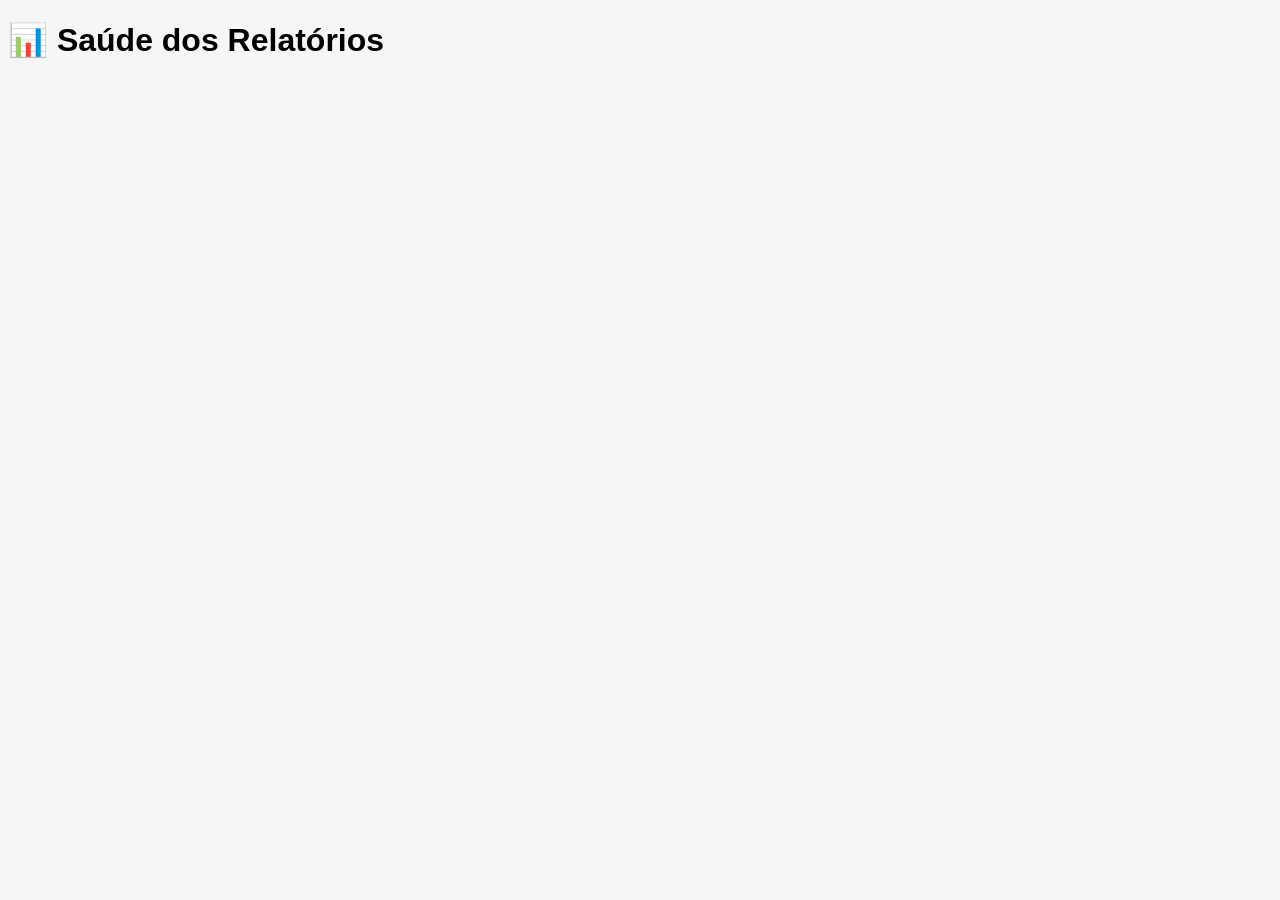
<file: health-dashboard.html>
<!DOCTYPE html>
<html lang="pt-BR">
<head>
  <meta charset="UTF-8">
  <title>Health Dashboard</title>
  <style>
    body { font-family: Arial; background:#f6f6f6; }
    .card { background:#fff; padding:15px; margin:10px; border-radius:8px }
    .ok { color:green }
    .fail { color:red }
  </style>
</head>
<body>
  <h1>📊 Saúde dos Relatórios</h1>
  <div id="cards"></div>

<script>
async function load() {
  const res = await fetch('http://localhost:8000/api/health', {
    headers: { Authorization: 'Bearer MEU_TOKEN_SUPER_SEGURO' }
  });
  const data = await res.json();

  const container = document.getElementById('cards');
  container.innerHTML = '';

  for (const id in data.reports) {
    const r = data.reports[id];
    const div = document.createElement('div');
    div.className = 'card';
    div.innerHTML = `
      <b>${id}</b><br>
      Status: <span class="${r.ok ? 'ok' : 'fail'}">${r.ok ? 'OK' : 'ERRO'}</span><br>
      Linhas: ${r.rows || 0}<br>
      Última atualização: ${r.lastUpdate}
    `;
    container.appendChild(div);
  }
}
load();
setInterval(load, 30000);
</script>
</body>
</html>
</file>
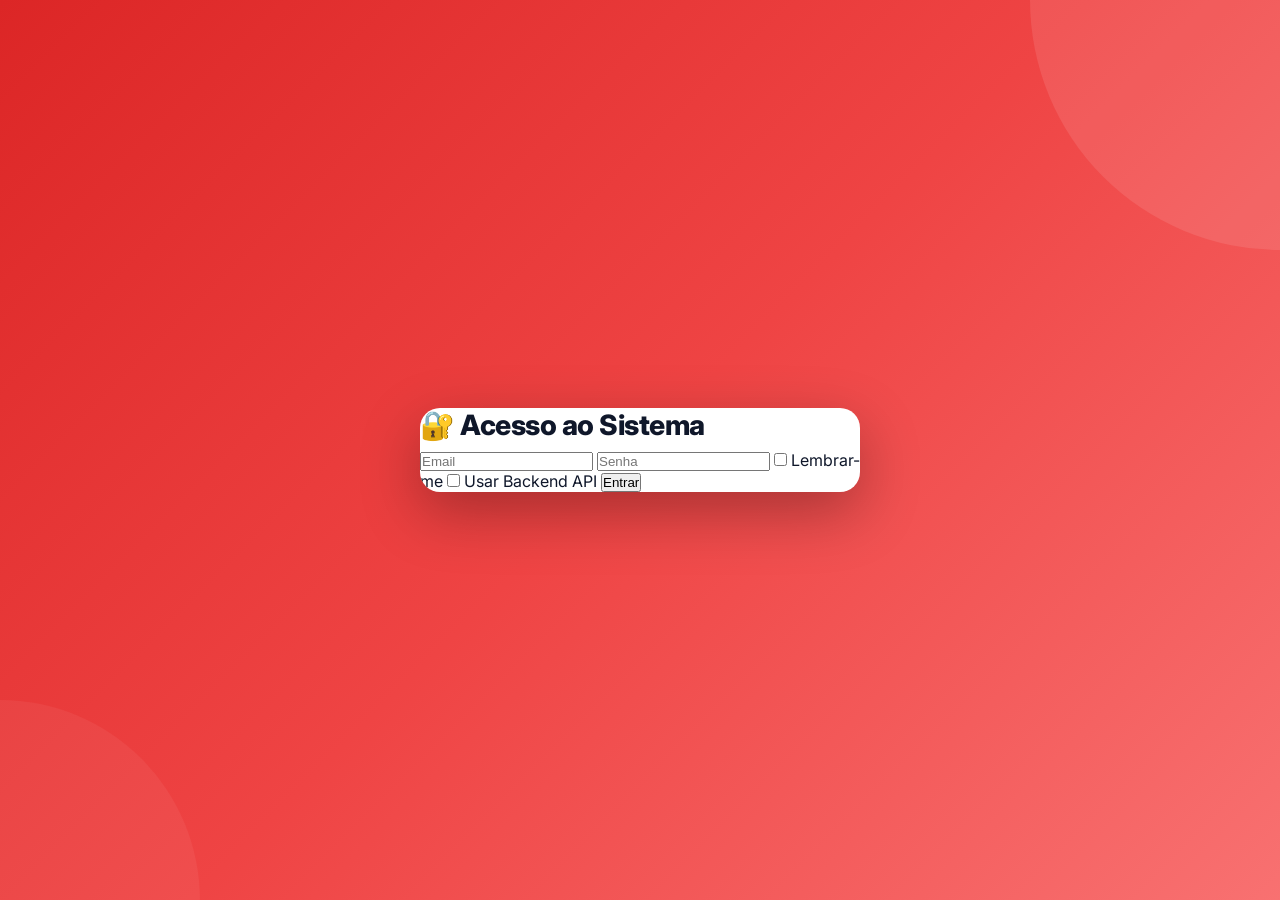
<file: index-clean.html>
<!DOCTYPE html>
<html lang="pt-BR">
<head>
    <meta charset="UTF-8" />
    <meta name="viewport" content="width=device-width, initial-scale=1.0" />

    <title>Sistema Premium - Administração</title>

    <!-- Fonte -->
    <link href="https://fonts.googleapis.com/css2?family=Inter:wght@400;600;800&display=swap" rel="stylesheet">

    <!-- CSS -->
    <link rel="stylesheet" href="style.css">
</head>

<body>

<!-- ================= LOGIN / AUTH ================= -->
<div id="authPage" class="auth-page">
    <div class="auth-container">
        <h1 class="auth-title">🔐 Acesso ao Sistema</h1>

        <!-- LOGIN -->
        <div id="loginForm">
            <input type="email" id="loginEmail" placeholder="Email">
            <input type="password" id="loginPassword" placeholder="Senha">

            <label class="checkbox">
                <input type="checkbox" id="rememberMe"> Lembrar-me
            </label>

            <label class="checkbox">
                <input type="checkbox" id="useBackendApi"> Usar Backend API
            </label>

            <button id="loginBtn" onclick="doLogin()">Entrar</button>
        </div>
    </div>
</div>

<!-- ================= APP PRINCIPAL ================= -->
<div id="mainApp" class="app hidden">

    <!-- BOTÃO MENU MOBILE -->
    <button id="mobileMenuBtn" class="mobile-menu-btn" onclick="toggleMobileMenu()">
        <span id="menuIcon">☰</span>
    </button>

    <div id="mobileOverlay" class="mobile-overlay" onclick="closeMobileMenu()"></div>

    <!-- SIDEBAR -->
    <aside id="sidebar" class="sidebar">
        <div class="sidebar-header">
            <div class="user-avatar" id="userAvatar">U</div>
            <div>
                <div id="userName" class="user-name">Usuário</div>
                <div class="user-role">Logado</div>
            </div>
        </div>

        <nav class="sidebar-nav">
            <a href="#" class="sidebar-link active" onclick="navigateTo(event,'dashboard')">📊 Dashboard</a>
            <a href="#" class="sidebar-link" onclick="navigateTo(event,'usuarios')" id="adminSection" style="display:none">
                👥 Usuários
            </a>
            <a href="#" class="sidebar-link" onclick="navigateTo(event,'relatorios')">📑 Relatórios</a>
            <a href="#" class="sidebar-link" onclick="location.reload()">🚪 Sair</a>
        </nav>
    </aside>

    <!-- CONTEÚDO -->
    <main class="main-content">

        <!-- DASHBOARD -->
        <section id="dashboardSection" class="content-section">
            <h2>📊 Dashboard</h2>
            <div class="cards-grid">
                <div class="card">
                    <div class="card-title">Usuários</div>
                    <div class="card-value" id="totalUsers">0</div>
                </div>
                <div class="card">
                    <div class="card-title">Relatórios</div>
                    <div class="card-value">Google Sheets</div>
                </div>
            </div>
        </section>

        <!-- USUÁRIOS -->
        <section id="usuariosSection" class="content-section hidden">
            <h2>👥 Gerenciamento de Usuários</h2>

            <button class="btn-primary" onclick="showAddUserModal()">➕ Novo Usuário</button>

            <table class="stats-table" id="userTable">
                <thead>
                    <tr>
                        <th>Nome</th>
                        <th>Email</th>
                        <th>Tipo</th>
                        <th>Ações</th>
                    </tr>
                </thead>
                <tbody></tbody>
            </table>
        </section>

        <!-- RELATÓRIOS -->
        <section id="relatoriosSection" class="content-section hidden">
            <h2>📑 Relatórios</h2>
            <div id="relatoriosContainer">
                <p>Use o menu para carregar relatórios do Google Sheets ou Backend.</p>
            </div>
        </section>

    </main>
</div>

<!-- JS -->
<script src="script.js" defer></script>

</body>
</html>
</file>
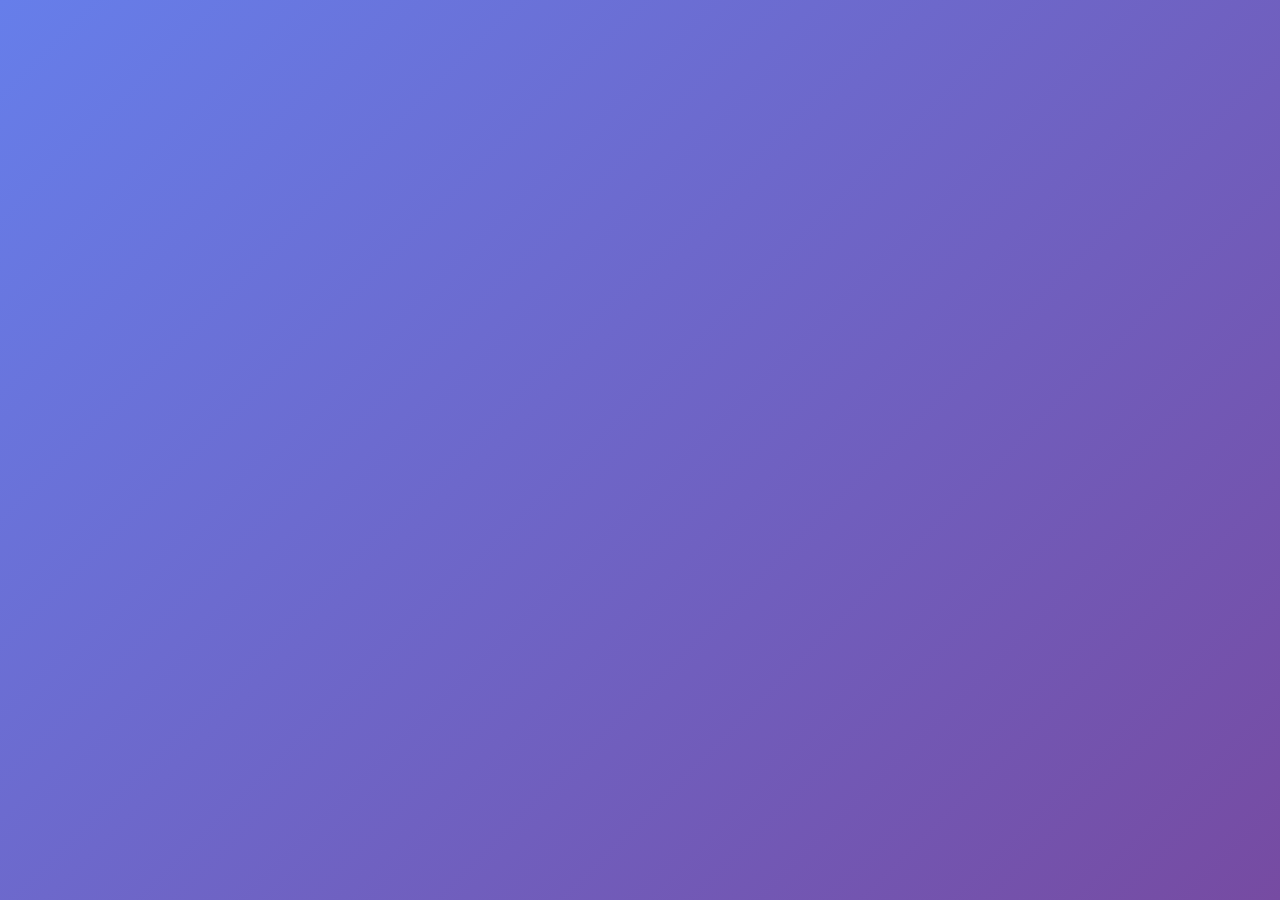
<file: index-dashboard.html>
<!DOCTYPE html>
<html lang="pt-BR">
<head>
    <meta charset="UTF-8">
    <meta name="viewport" content="width=device-width, initial-scale=1.0">
    <title>Dashboard - Sistema</title>
    <link rel="stylesheet" href="https://cdn.jsdelivr.net/npm/bootstrap@5.3.0/dist/css/bootstrap.min.css">
    <link rel="stylesheet" href="https://cdnjs.cloudflare.com/ajax/libs/font-awesome/6.4.0/css/all.min.css">
    <style>
        body {
            background: linear-gradient(135deg, #667eea 0%, #764ba2 100%);
            min-height: 100vh;
            font-family: 'Segoe UI', Tahoma, Geneva, Verdana, sans-serif;
        }
    </style>
</head>
<body>
    <div id="dashboard-root"></div>
    
    <script type="module" src="./config.js"></script>
    <script type="module" src="./admin-dashboard.js"></script>
</body>
</html>
</file>
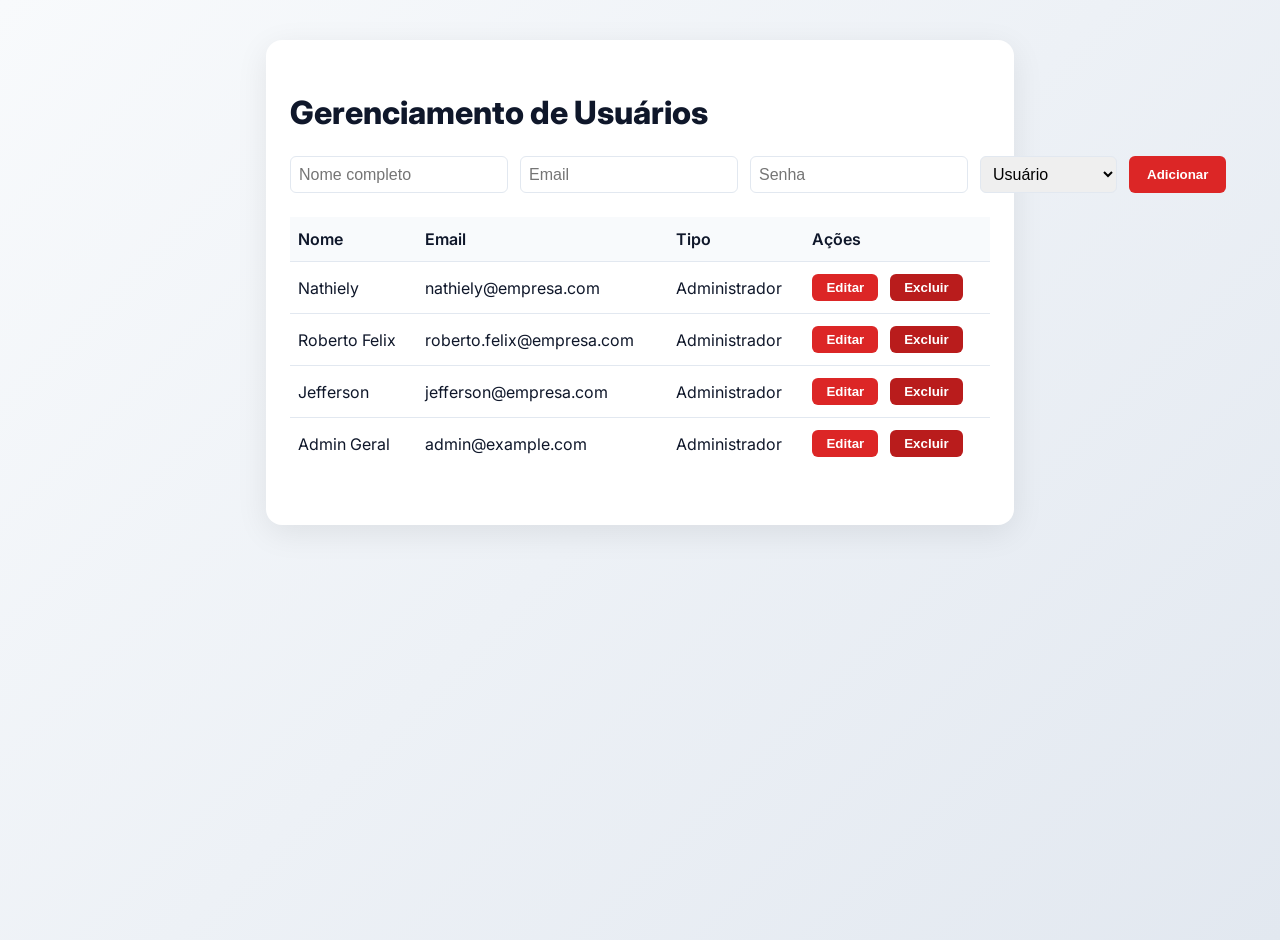
<file: index-simple-users.html>
<!DOCTYPE html>
<html lang="pt-BR">
<head>
    <meta charset="UTF-8">
    <meta name="viewport" content="width=device-width, initial-scale=1.0">
    <title>Administração de Usuários - Sistema Premium</title>
    <link href="https://fonts.googleapis.com/css2?family=Inter:wght@400;600;800&display=swap" rel="stylesheet">
    <style>
        :root {
            --primary: #DC2626;
            --primary-dark: #B91C1C;
            --secondary: #F8FAFC;
            --text-dark: #0F172A;
            --text-light: #64748B;
            --border: #E2E8F0;
        }
        body {
            font-family: 'Inter', sans-serif;
            background: linear-gradient(135deg, var(--secondary) 0%, var(--border) 100%);
            color: var(--text-dark);
            margin: 0;
            min-height: 100vh;
        }
        .container {
            max-width: 700px;
            margin: 40px auto;
            background: #fff;
            border-radius: 16px;
            box-shadow: 0 8px 32px rgba(0,0,0,0.08);
            padding: 32px 24px;
        }
        h1 {
            font-size: 2rem;
            font-weight: 800;
            margin-bottom: 24px;
        }
        .user-table {
            width: 100%;
            border-collapse: collapse;
            margin-bottom: 24px;
        }
        .user-table th, .user-table td {
            padding: 12px 8px;
            border-bottom: 1px solid var(--border);
            text-align: left;
        }
        .user-table th {
            background: var(--secondary);
            font-weight: 600;
        }
        .user-table tr:last-child td {
            border-bottom: none;
        }
        .actions button {
            margin-right: 8px;
            padding: 6px 14px;
            border: none;
            border-radius: 6px;
            font-weight: 600;
            cursor: pointer;
            background: var(--primary);
            color: #fff;
            transition: background 0.2s;
        }
        .actions button:last-child {
            margin-right: 0;
            background: var(--primary-dark);
        }
        .actions button:hover {
            opacity: 0.85;
        }
        .add-user-form {
            display: flex;
            gap: 12px;
            margin-bottom: 24px;
        }
        .add-user-form input, .add-user-form select {
            padding: 8px;
            border: 1px solid var(--border);
            border-radius: 6px;
            font-size: 1rem;
        }
        .add-user-form button {
            background: var(--primary);
            color: #fff;
            border: none;
            border-radius: 6px;
            font-weight: 600;
            padding: 8px 18px;
            cursor: pointer;
        }
        .add-user-form button:hover {
            background: var(--primary-dark);
        }
        .msg {
            margin-bottom: 18px;
            color: var(--primary);
            font-weight: 600;
        }
    </style>
</head>
<body>
    <div class="container">
        <h1>Gerenciamento de Usuários</h1>
        <form class="add-user-form" id="addUserForm">
            <input type="text" id="name" placeholder="Nome completo" required>
            <input type="email" id="email" placeholder="Email" required>
            <input type="password" id="password" placeholder="Senha" minlength="6" required>
            <select id="role">
                <option value="user">Usuário</option>
                <option value="admin">Administrador</option>
            </select>
            <button type="submit">Adicionar</button>
        </form>
        <div class="msg" id="msg"></div>
        <table class="user-table" id="userTable">
            <thead>
                <tr>
                    <th>Nome</th>
                    <th>Email</th>
                    <th>Tipo</th>
                    <th>Ações</th>
                </tr>
            </thead>
            <tbody></tbody>
        </table>
    </div>
    <script>
        // Utiliza localStorage para persistência
        function getUsers() {
            return JSON.parse(localStorage.getItem('registeredUsers') || '[]');
        }
        function setUsers(users) {
            localStorage.setItem('registeredUsers', JSON.stringify(users));
        }
        function renderUsers() {
            const users = getUsers();
            const tbody = document.querySelector('#userTable tbody');
            tbody.innerHTML = '';
            users.forEach((user, idx) => {
                const tr = document.createElement('tr');
                tr.innerHTML = `
                    <td>${user.name}</td>
                    <td>${user.email}</td>
                    <td>${user.role === 'admin' ? 'Administrador' : 'Usuário'}</td>
                    <td class="actions">
                        <button onclick="editUser(${idx})">Editar</button>
                        <button onclick="deleteUser(${idx})">Excluir</button>
                    </td>
                `;
                tbody.appendChild(tr);
            });
        }
        function showMsg(msg, time=2000) {
            const el = document.getElementById('msg');
            el.textContent = msg;
            if (time) setTimeout(() => el.textContent = '', time);
        }
        document.getElementById('addUserForm').onsubmit = function(e) {
            e.preventDefault();
            const name = document.getElementById('name').value.trim();
            const email = document.getElementById('email').value.trim().toLowerCase();
            const password = document.getElementById('password').value;
            const role = document.getElementById('role').value;
            if (!name || !email || !password) {
                showMsg('Preencha todos os campos!');
                return;
            }
            let users = getUsers();
            if (users.some(u => u.email === email)) {
                showMsg('Email já cadastrado!');
                return;
            }
            users.push({ name, email, password, role });
            setUsers(users);
            renderUsers();
            showMsg('Usuário adicionado!');
            this.reset();
        };
        window.deleteUser = function(idx) {
            let users = getUsers();
            if (confirm('Deseja excluir este usuário?')) {
                users.splice(idx, 1);
                setUsers(users);
                renderUsers();
                showMsg('Usuário removido!');
            }
        };
        window.editUser = function(idx) {
            let users = getUsers();
            const user = users[idx];
            const name = prompt('Novo nome:', user.name);
            if (name === null) return;
            const email = prompt('Novo email:', user.email);
            if (email === null) return;
            const role = prompt('Tipo (user/admin):', user.role);
            if (role === null) return;
            user.name = name.trim();
            user.email = email.trim().toLowerCase();
            user.role = (role === 'admin' ? 'admin' : 'user');
            setUsers(users);
            renderUsers();
            showMsg('Usuário atualizado!');
        };
        renderUsers();
    </script>
</body>
</html>
</file>
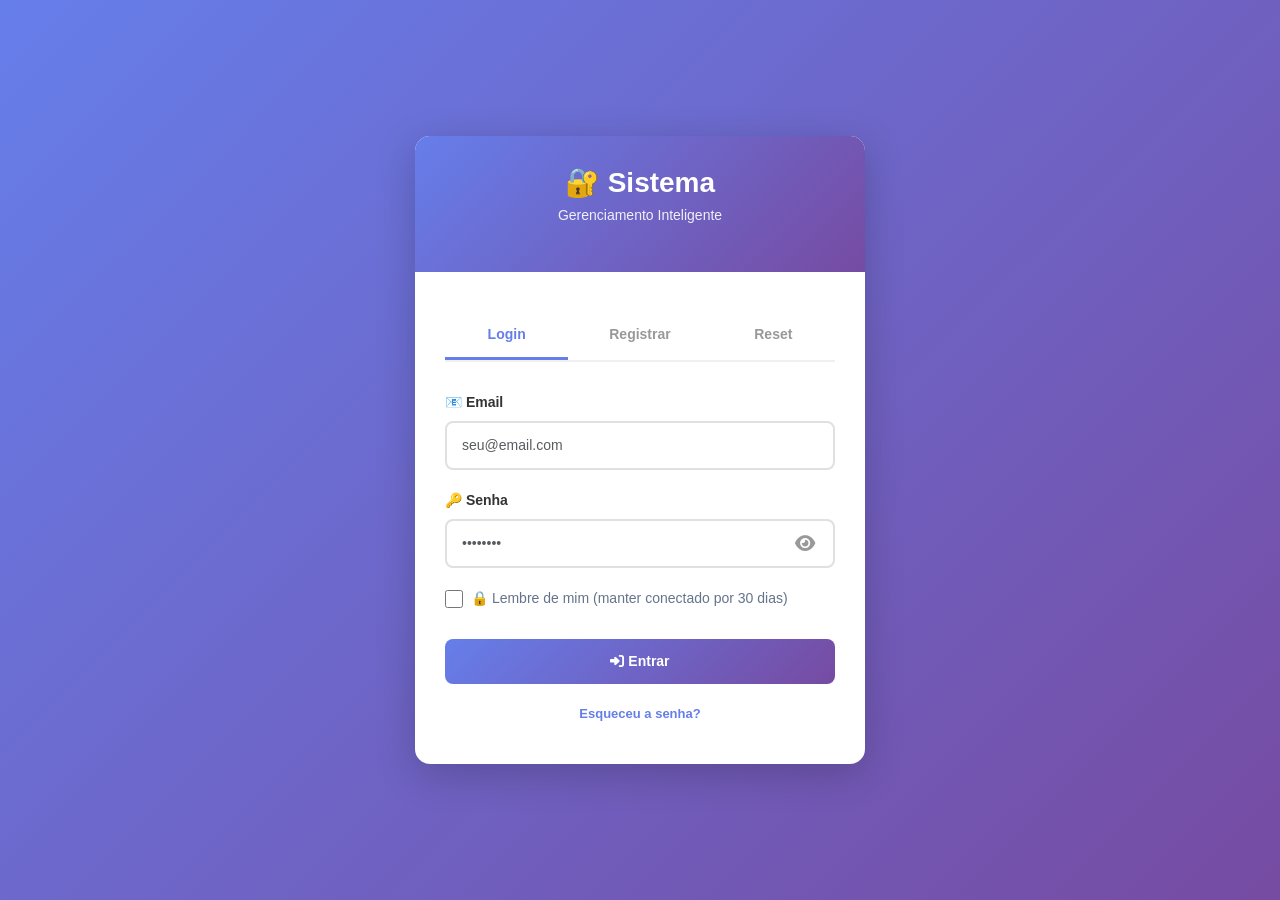
<file: login.html>
<!DOCTYPE html>
<html lang="pt-BR">
<head>
  <meta charset="UTF-8">
  <meta name="viewport" content="width=device-width, initial-scale=1.0">
  <title>Login - Sistema</title>
  <link rel="stylesheet" href="https://cdn.jsdelivr.net/npm/bootstrap@5.3.0/dist/css/bootstrap.min.css">
  <link rel="stylesheet" href="https://cdnjs.cloudflare.com/ajax/libs/font-awesome/6.4.0/css/all.min.css">
  <style>
    * {
      margin: 0;
      padding: 0;
      box-sizing: border-box;
    }

    body {
      background: linear-gradient(135deg, #667eea 0%, #764ba2 100%);
      min-height: 100vh;
      display: flex;
      align-items: center;
      justify-content: center;
      font-family: 'Segoe UI', Tahoma, Geneva, Verdana, sans-serif;
    }

    .login-container {
      background: white;
      border-radius: 15px;
      box-shadow: 0 10px 40px rgba(0, 0, 0, 0.2);
      overflow: hidden;
      max-width: 450px;
      width: 100%;
      animation: slideIn 0.5s ease-out;
    }

    @keyframes slideIn {
      from {
        opacity: 0;
        transform: translateY(-30px);
      }
      to {
        opacity: 1;
        transform: translateY(0);
      }
    }

    .login-header {
      background: linear-gradient(135deg, #667eea 0%, #764ba2 100%);
      color: white;
      padding: 30px;
      text-align: center;
    }

    .login-header h1 {
      font-size: 28px;
      font-weight: 700;
      margin-bottom: 5px;
    }

    .login-header p {
      font-size: 14px;
      opacity: 0.9;
    }

    .login-body {
      padding: 40px 30px;
    }

    .tab-buttons {
      display: flex;
      gap: 10px;
      margin-bottom: 30px;
      border-bottom: 2px solid #f0f0f0;
    }

    .tab-btn {
      flex: 1;
      padding: 12px;
      border: none;
      background: none;
      cursor: pointer;
      font-size: 14px;
      font-weight: 600;
      color: #999;
      border-bottom: 3px solid transparent;
      transition: all 0.3s ease;
    }

    .tab-btn.active {
      color: #667eea;
      border-bottom-color: #667eea;
    }

    .tab-btn:hover {
      color: #667eea;
    }

    .tab-content {
      display: none;
    }

    .tab-content.active {
      display: block;
      animation: fadeIn 0.3s ease-out;
    }

    @keyframes fadeIn {
      from {
        opacity: 0;
      }
      to {
        opacity: 1;
      }
    }

    .form-group {
      margin-bottom: 20px;
    }

    .form-label {
      display: block;
      margin-bottom: 8px;
      font-weight: 600;
      color: #333;
      font-size: 14px;
    }

    .form-control {
      width: 100%;
      padding: 12px 15px;
      border: 2px solid #e0e0e0;
      border-radius: 8px;
      font-size: 14px;
      transition: all 0.3s ease;
      position: relative;
    }

    .form-control:focus {
      outline: none;
      border-color: #667eea;
      box-shadow: 0 0 10px rgba(102, 126, 234, 0.1);
    }

    .password-input-group {
      position: relative;
    }

    .toggle-password {
      position: absolute;
      right: 15px;
      top: 50%;
      transform: translateY(-50%);
      background: none;
      border: none;
      cursor: pointer;
      color: #999;
      font-size: 18px;
      padding: 5px;
    }

    .toggle-password:hover {
      color: #667eea;
    }

    .password-strength-bar {
      width: 0%;
      height: 5px;
      background-color: #dc3545;
      border-radius: 3px;
      margin-top: 5px;
      transition: all 0.3s ease;
    }

    .password-strength-bar.weak {
      background-color: #dc3545;
    }

    .password-strength-bar.medium {
      background-color: #ffc107;
    }

    .password-strength-bar.strong {
      background-color: #28a745;
    }

    .password-strength-text {
      font-size: 12px;
      margin-top: 5px;
      font-weight: 600;
    }

    #password-errors {
      margin-top: 8px;
      font-size: 12px;
    }

    .btn-login {
      width: 100%;
      padding: 12px;
      background: linear-gradient(135deg, #667eea 0%, #764ba2 100%);
      color: white;
      border: none;
      border-radius: 8px;
      font-weight: 600;
      font-size: 14px;
      cursor: pointer;
      transition: all 0.3s ease;
      margin-top: 10px;
    }

    .btn-login:hover {
      transform: translateY(-2px);
      box-shadow: 0 10px 20px rgba(102, 126, 234, 0.3);
    }

    .btn-login:active {
      transform: translateY(0);
    }

    .alert {
      padding: 15px;
      border-radius: 8px;
      margin-bottom: 20px;
      display: none;
      animation: slideDown 0.3s ease-out;
    }

    @keyframes slideDown {
      from {
        opacity: 0;
        transform: translateY(-10px);
      }
      to {
        opacity: 1;
        transform: translateY(0);
      }
    }

    .alert-success {
      background-color: #d4edda;
      color: #155724;
      border: 1px solid #c3e6cb;
    }

    .alert-danger {
      background-color: #f8d7da;
      color: #721c24;
      border: 1px solid #f5c6cb;
    }

    .links {
      text-align: center;
      margin-top: 20px;
      font-size: 13px;
    }

    .links a {
      color: #667eea;
      text-decoration: none;
      font-weight: 600;
      transition: all 0.3s ease;
    }

    .links a:hover {
      color: #764ba2;
      text-decoration: underline;
    }

    #loading-spinner {
      display: none;
      position: fixed;
      top: 50%;
      left: 50%;
      transform: translate(-50%, -50%);
      z-index: 9999;
    }

    .spinner {
      width: 50px;
      height: 50px;
      border: 4px solid rgba(255, 255, 255, 0.3);
      border-top-color: white;
      border-radius: 50%;
      animation: spin 1s linear infinite;
    }

    @keyframes spin {
      to {
        transform: rotate(360deg);
      }
    }

    .form-text {
      font-size: 12px;
      color: #999;
      margin-top: 5px;
    }

    @media (max-width: 576px) {
      .login-container {
        margin: 20px;
      }

      .login-body {
        padding: 25px 20px;
      }

      .login-header h1 {
        font-size: 24px;
      }
    }
  </style>
</head>
<body>
  <div id="loading-spinner">
    <div class="spinner"></div>
  </div>

  <div class="login-container">
    <div class="login-header">
      <h1>🔐 Sistema</h1>
      <p>Gerenciamento Inteligente</p>
    </div>

    <div class="login-body">
      <div id="success-message"></div>
      <div id="error-message"></div>

      <div class="tab-buttons">
        <button class="tab-btn active" data-tab-target="login">Login</button>
        <button class="tab-btn" data-tab-target="register">Registrar</button>
        <button class="tab-btn" data-tab-target="reset">Reset</button>
      </div>

      <!-- Login Tab -->
      <div data-tab="login" class="tab-content active">
        <form id="login-form">
          <div class="form-group">
            <label class="form-label">📧 Email</label>
            <input
              type="email"
              id="login-email"
              class="form-control"
              placeholder="seu@email.com"
              required
            />
          </div>

          <div class="form-group">
            <label class="form-label">🔑 Senha</label>
            <div class="password-input-group">
              <input
                type="password"
                id="login-password"
                class="form-control"
                placeholder="••••••••"
                required
              />
              <button class="toggle-password" data-toggle="login-password">
                <i class="fas fa-eye"></i>
              </button>
            </div>
          </div>

          <div class="form-group" style="margin-bottom: 20px;">
            <label class="remember-me-label" style="display: flex; align-items: center; cursor: pointer; user-select: none;">
              <input
                type="checkbox"
                id="remember-me"
                style="margin-right: 8px; width: 18px; height: 18px; cursor: pointer;"
              />
              <span style="font-size: 14px; color: #64748b;">🔒 Lembre de mim (manter conectado por 30 dias)</span>
            </label>
          </div>

          <button type="submit" class="btn-login">
            <i class="fas fa-sign-in-alt"></i> Entrar
          </button>
        </form>

        <div class="links">
          <a href="#" onclick="document.querySelector('[data-tab-target=reset]').click(); return false;">
            Esqueceu a senha?
          </a>
        </div>
      </div>

      <!-- Register Tab -->
      <div data-tab="register" class="tab-content">
        <form id="register-form">
          <div class="form-group">
            <label class="form-label">👤 Nome Completo</label>
            <input
              type="text"
              id="register-name"
              class="form-control"
              placeholder="Seu nome"
              required
            />
            <small class="form-text">Mínimo 3 caracteres</small>
          </div>

          <div class="form-group">
            <label class="form-label">📧 Email</label>
            <input
              type="email"
              id="register-email"
              class="form-control"
              placeholder="seu@email.com"
              required
            />
          </div>

          <div class="form-group">
            <label class="form-label">🔑 Senha</label>
            <div class="password-input-group">
              <input
                type="password"
                id="register-password"
                class="form-control"
                placeholder="••••••••"
                required
              />
              <button class="toggle-password" data-toggle="register-password" type="button">
                <i class="fas fa-eye"></i>
              </button>
            </div>
            <div style="margin-top: 8px;">
              <div id="password-strength" class="password-strength-bar"></div>
              <small id="password-strength-text" class="password-strength-text"></small>
            </div>
            <div id="password-errors"></div>
          </div>

          <div class="form-group">
            <label class="form-label">✅ Confirmar Senha</label>
            <div class="password-input-group">
              <input
                type="password"
                id="register-confirm-password"
                class="form-control"
                placeholder="••••••••"
                required
              />
              <button class="toggle-password" data-toggle="register-confirm-password">
                <i class="fas fa-eye"></i>
              </button>
            </div>
          </div>

          <button type="submit" class="btn-login">
            <i class="fas fa-user-plus"></i> Criar Conta
          </button>
        </form>
      </div>

      <!-- Reset Tab -->
      <div data-tab="reset" class="tab-content">
        <form id="reset-form">
          <div class="form-group">
            <label class="form-label">📧 Email</label>
            <input
              type="email"
              id="reset-email"
              class="form-control"
              placeholder="seu@email.com"
              required
            />
            <small class="form-text">
              Um link de reset será enviado para seu email
            </small>
          </div>

          <button type="submit" class="btn-login">
            <i class="fas fa-redo"></i> Enviar Link de Reset
          </button>
        </form>
      </div>
    </div>
  </div>

  <script type="module">
    import { AuthService, ValidationService, UIManager } from './login.js';
    
    // Torna disponível globalmente
    window.AuthService = AuthService;
    window.ValidationService = ValidationService;
    window.UIManager = UIManager;
  </script>
</body>
</html>
</file>
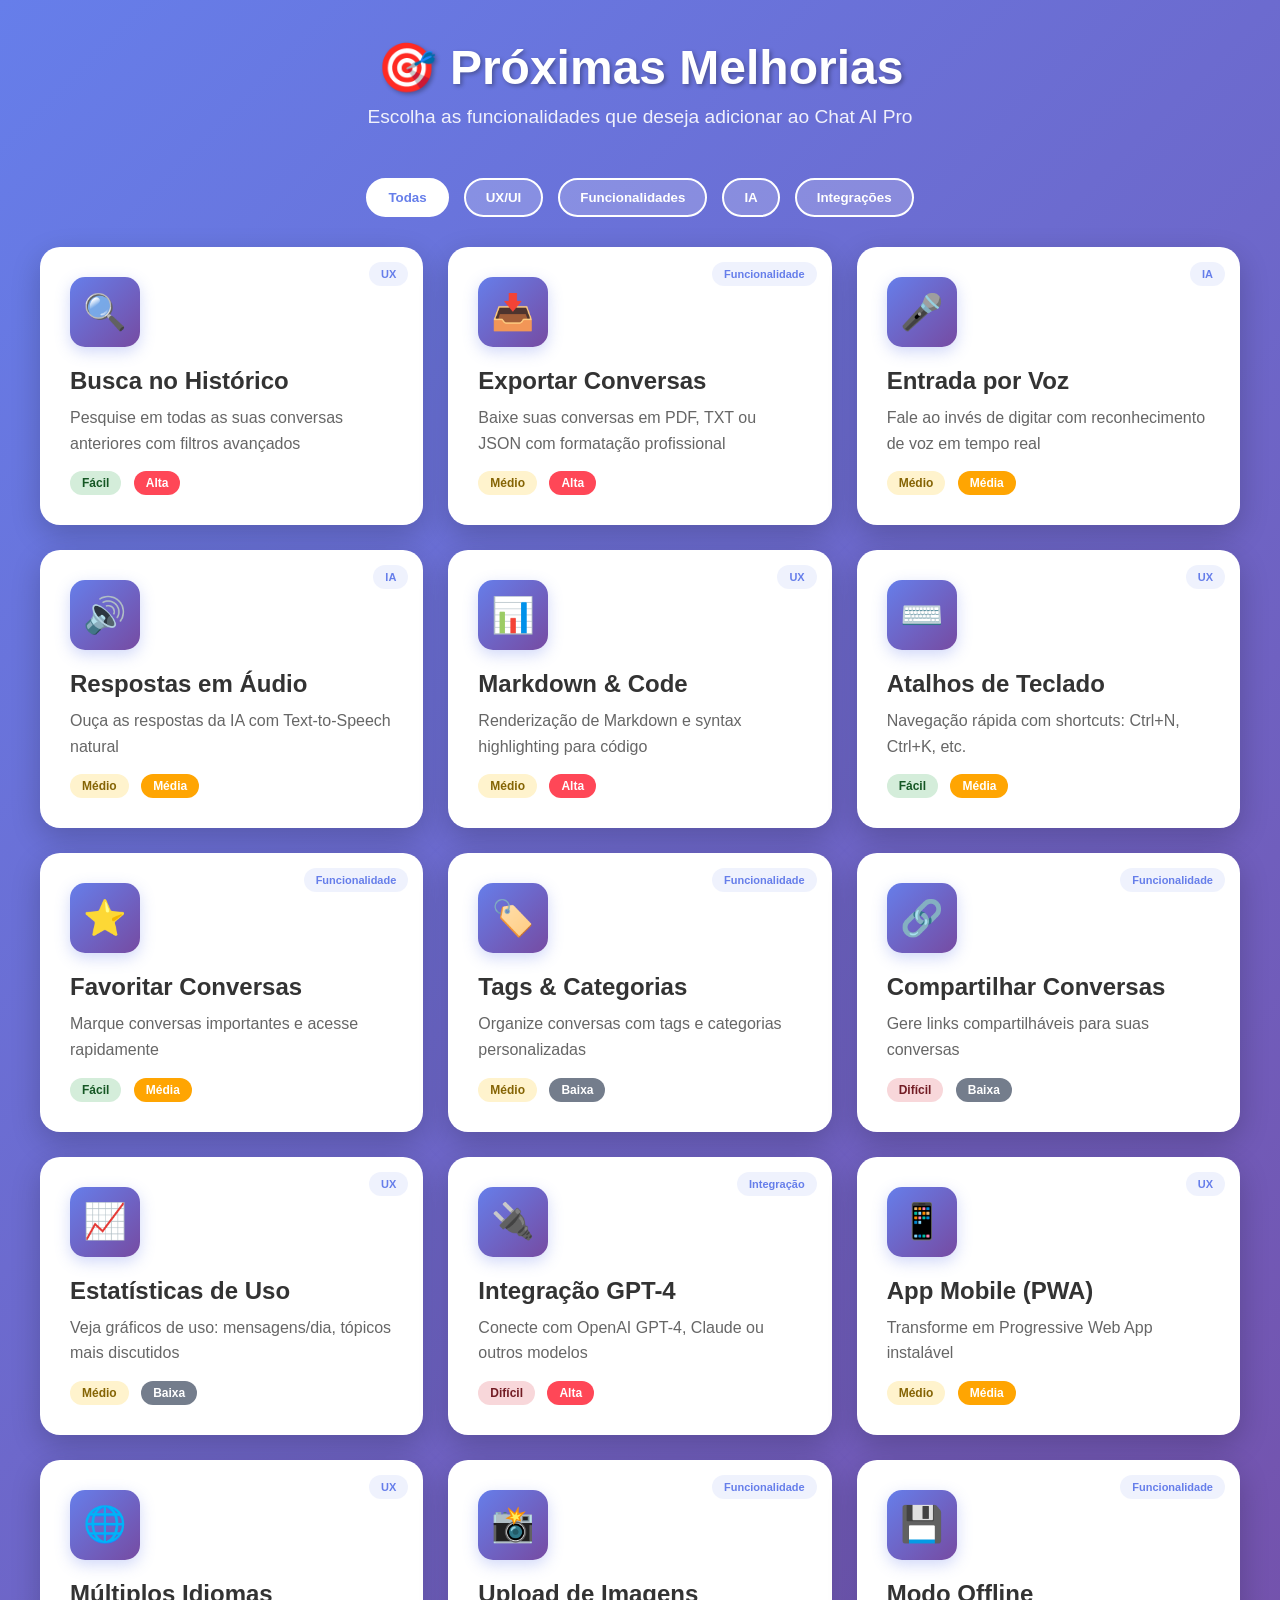
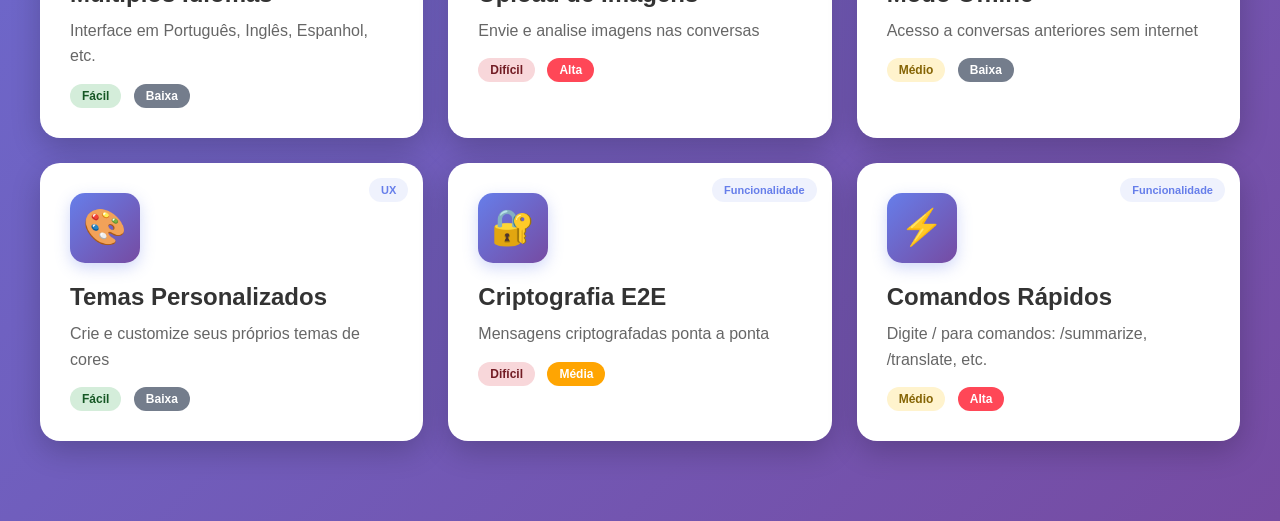
<file: melhorias.html>
<!DOCTYPE html>
<html lang="pt-BR">
<head>
    <meta charset="UTF-8">
    <meta name="viewport" content="width=device-width, initial-scale=1.0">
    <title>🎯 Próximas Melhorias - Chat AI Pro</title>
    <link rel="stylesheet" href="https://cdnjs.cloudflare.com/ajax/libs/font-awesome/6.4.0/css/all.min.css">
    <style>
        * {
            margin: 0;
            padding: 0;
            box-sizing: border-box;
        }

        body {
            font-family: -apple-system, BlinkMacSystemFont, 'Segoe UI', Roboto, sans-serif;
            background: linear-gradient(135deg, #667eea 0%, #764ba2 100%);
            min-height: 100vh;
            padding: 40px 20px;
        }

        .container {
            max-width: 1200px;
            margin: 0 auto;
        }

        .header {
            text-align: center;
            color: white;
            margin-bottom: 50px;
        }

        .header h1 {
            font-size: 3em;
            margin-bottom: 10px;
            text-shadow: 2px 2px 4px rgba(0,0,0,0.3);
        }

        .header p {
            font-size: 1.2em;
            opacity: 0.9;
        }

        .improvements-grid {
            display: grid;
            grid-template-columns: repeat(auto-fill, minmax(350px, 1fr));
            gap: 25px;
            margin-bottom: 40px;
        }

        .improvement-card {
            background: white;
            border-radius: 20px;
            padding: 30px;
            box-shadow: 0 10px 30px rgba(0,0,0,0.2);
            transition: all 0.3s;
            cursor: pointer;
            position: relative;
            overflow: hidden;
        }

        .improvement-card:hover {
            transform: translateY(-10px);
            box-shadow: 0 20px 50px rgba(0,0,0,0.3);
        }

        .improvement-card.selected {
            border: 3px solid #667eea;
            background: linear-gradient(135deg, rgba(102, 126, 234, 0.1) 0%, rgba(118, 75, 162, 0.1) 100%);
        }

        .improvement-icon {
            width: 70px;
            height: 70px;
            background: linear-gradient(135deg, #667eea 0%, #764ba2 100%);
            border-radius: 15px;
            display: flex;
            align-items: center;
            justify-content: center;
            font-size: 35px;
            color: white;
            margin-bottom: 20px;
            box-shadow: 0 5px 15px rgba(102, 126, 234, 0.3);
        }

        .improvement-card h3 {
            color: #333;
            font-size: 1.5em;
            margin-bottom: 10px;
        }

        .improvement-card p {
            color: #666;
            line-height: 1.6;
            margin-bottom: 15px;
        }

        .difficulty {
            display: inline-block;
            padding: 5px 12px;
            border-radius: 20px;
            font-size: 12px;
            font-weight: 600;
            margin-right: 8px;
        }

        .difficulty.easy {
            background: #d4edda;
            color: #155724;
        }

        .difficulty.medium {
            background: #fff3cd;
            color: #856404;
        }

        .difficulty.hard {
            background: #f8d7da;
            color: #721c24;
        }

        .priority {
            display: inline-block;
            padding: 5px 12px;
            border-radius: 20px;
            font-size: 12px;
            font-weight: 600;
        }

        .priority.high {
            background: #ff4757;
            color: white;
        }

        .priority.medium {
            background: #ffa502;
            color: white;
        }

        .priority.low {
            background: #747d8c;
            color: white;
        }

        .category {
            position: absolute;
            top: 15px;
            right: 15px;
            background: rgba(102, 126, 234, 0.1);
            padding: 6px 12px;
            border-radius: 15px;
            font-size: 11px;
            font-weight: 600;
            color: #667eea;
        }

        .selection-bar {
            position: fixed;
            bottom: 0;
            left: 0;
            right: 0;
            background: white;
            padding: 20px;
            box-shadow: 0 -5px 20px rgba(0,0,0,0.2);
            display: none;
            justify-content: space-between;
            align-items: center;
        }

        .selection-bar.show {
            display: flex;
        }

        .selected-count {
            font-size: 18px;
            font-weight: 600;
            color: #333;
        }

        .btn {
            padding: 15px 40px;
            border: none;
            border-radius: 25px;
            font-size: 16px;
            font-weight: 700;
            cursor: pointer;
            transition: all 0.3s;
        }

        .btn-primary {
            background: linear-gradient(135deg, #667eea 0%, #764ba2 100%);
            color: white;
        }

        .btn-primary:hover {
            transform: translateY(-3px);
            box-shadow: 0 10px 30px rgba(102, 126, 234, 0.4);
        }

        .btn-secondary {
            background: #f8f9fa;
            color: #333;
            margin-right: 15px;
        }

        .filter-bar {
            display: flex;
            justify-content: center;
            gap: 15px;
            margin-bottom: 30px;
            flex-wrap: wrap;
        }

        .filter-btn {
            padding: 10px 20px;
            border: 2px solid white;
            background: rgba(255, 255, 255, 0.2);
            color: white;
            border-radius: 20px;
            cursor: pointer;
            font-weight: 600;
            transition: all 0.3s;
        }

        .filter-btn:hover,
        .filter-btn.active {
            background: white;
            color: #667eea;
        }

        @keyframes slideIn {
            from {
                opacity: 0;
                transform: translateY(30px);
            }
            to {
                opacity: 1;
                transform: translateY(0);
            }
        }

        .improvement-card {
            animation: slideIn 0.5s ease-out backwards;
        }

        .improvement-card:nth-child(1) { animation-delay: 0.1s; }
        .improvement-card:nth-child(2) { animation-delay: 0.2s; }
        .improvement-card:nth-child(3) { animation-delay: 0.3s; }
        .improvement-card:nth-child(4) { animation-delay: 0.4s; }
        .improvement-card:nth-child(5) { animation-delay: 0.5s; }
        .improvement-card:nth-child(6) { animation-delay: 0.6s; }
    </style>
</head>
<body>
    <div class="container">
        <div class="header">
            <h1>🎯 Próximas Melhorias</h1>
            <p>Escolha as funcionalidades que deseja adicionar ao Chat AI Pro</p>
        </div>

        <div class="filter-bar">
            <button class="filter-btn active" onclick="filterBy('all')">Todas</button>
            <button class="filter-btn" onclick="filterBy('UX')">UX/UI</button>
            <button class="filter-btn" onclick="filterBy('Funcionalidade')">Funcionalidades</button>
            <button class="filter-btn" onclick="filterBy('IA')">IA</button>
            <button class="filter-btn" onclick="filterBy('Integração')">Integrações</button>
        </div>

        <div class="improvements-grid" id="improvementsGrid">
            <!-- Cards serão inseridos aqui -->
        </div>
    </div>

    <div class="selection-bar" id="selectionBar">
        <div>
            <span class="selected-count" id="selectedCount">0 selecionadas</span>
        </div>
        <div>
            <button class="btn btn-secondary" onclick="clearSelection()">Limpar</button>
            <button class="btn btn-primary" onclick="implement()">
                <i class="fas fa-rocket"></i> Implementar Selecionadas
            </button>
        </div>
    </div>

    <script>
        const improvements = [
            {
                id: 1,
                icon: '🔍',
                title: 'Busca no Histórico',
                description: 'Pesquise em todas as suas conversas anteriores com filtros avançados',
                category: 'UX',
                difficulty: 'easy',
                priority: 'high'
            },
            {
                id: 2,
                icon: '📥',
                title: 'Exportar Conversas',
                description: 'Baixe suas conversas em PDF, TXT ou JSON com formatação profissional',
                category: 'Funcionalidade',
                difficulty: 'medium',
                priority: 'high'
            },
            {
                id: 3,
                icon: '🎤',
                title: 'Entrada por Voz',
                description: 'Fale ao invés de digitar com reconhecimento de voz em tempo real',
                category: 'IA',
                difficulty: 'medium',
                priority: 'medium'
            },
            {
                id: 4,
                icon: '🔊',
                title: 'Respostas em Áudio',
                description: 'Ouça as respostas da IA com Text-to-Speech natural',
                category: 'IA',
                difficulty: 'medium',
                priority: 'medium'
            },
            {
                id: 5,
                icon: '📊',
                title: 'Markdown & Code',
                description: 'Renderização de Markdown e syntax highlighting para código',
                category: 'UX',
                difficulty: 'medium',
                priority: 'high'
            },
            {
                id: 6,
                icon: '⌨️',
                title: 'Atalhos de Teclado',
                description: 'Navegação rápida com shortcuts: Ctrl+N, Ctrl+K, etc.',
                category: 'UX',
                difficulty: 'easy',
                priority: 'medium'
            },
            {
                id: 7,
                icon: '⭐',
                title: 'Favoritar Conversas',
                description: 'Marque conversas importantes e acesse rapidamente',
                category: 'Funcionalidade',
                difficulty: 'easy',
                priority: 'medium'
            },
            {
                id: 8,
                icon: '🏷️',
                title: 'Tags & Categorias',
                description: 'Organize conversas com tags e categorias personalizadas',
                category: 'Funcionalidade',
                difficulty: 'medium',
                priority: 'low'
            },
            {
                id: 9,
                icon: '🔗',
                title: 'Compartilhar Conversas',
                description: 'Gere links compartilháveis para suas conversas',
                category: 'Funcionalidade',
                difficulty: 'hard',
                priority: 'low'
            },
            {
                id: 10,
                icon: '📈',
                title: 'Estatísticas de Uso',
                description: 'Veja gráficos de uso: mensagens/dia, tópicos mais discutidos',
                category: 'UX',
                difficulty: 'medium',
                priority: 'low'
            },
            {
                id: 11,
                icon: '🔌',
                title: 'Integração GPT-4',
                description: 'Conecte com OpenAI GPT-4, Claude ou outros modelos',
                category: 'Integração',
                difficulty: 'hard',
                priority: 'high'
            },
            {
                id: 12,
                icon: '📱',
                title: 'App Mobile (PWA)',
                description: 'Transforme em Progressive Web App instalável',
                category: 'UX',
                difficulty: 'medium',
                priority: 'medium'
            },
            {
                id: 13,
                icon: '🌐',
                title: 'Múltiplos Idiomas',
                description: 'Interface em Português, Inglês, Espanhol, etc.',
                category: 'UX',
                difficulty: 'easy',
                priority: 'low'
            },
            {
                id: 14,
                icon: '📸',
                title: 'Upload de Imagens',
                description: 'Envie e analise imagens nas conversas',
                category: 'Funcionalidade',
                difficulty: 'hard',
                priority: 'high'
            },
            {
                id: 15,
                icon: '💾',
                title: 'Modo Offline',
                description: 'Acesso a conversas anteriores sem internet',
                category: 'Funcionalidade',
                difficulty: 'medium',
                priority: 'low'
            },
            {
                id: 16,
                icon: '🎨',
                title: 'Temas Personalizados',
                description: 'Crie e customize seus próprios temas de cores',
                category: 'UX',
                difficulty: 'easy',
                priority: 'low'
            },
            {
                id: 17,
                icon: '🔐',
                title: 'Criptografia E2E',
                description: 'Mensagens criptografadas ponta a ponta',
                category: 'Funcionalidade',
                difficulty: 'hard',
                priority: 'medium'
            },
            {
                id: 18,
                icon: '⚡',
                title: 'Comandos Rápidos',
                description: 'Digite / para comandos: /summarize, /translate, etc.',
                category: 'Funcionalidade',
                difficulty: 'medium',
                priority: 'high'
            }
        ];

        let selectedImprovements = new Set();
        let currentFilter = 'all';

        function renderImprovements() {
            const grid = document.getElementById('improvementsGrid');
            const filtered = currentFilter === 'all' 
                ? improvements 
                : improvements.filter(imp => imp.category === currentFilter);

            grid.innerHTML = filtered.map(imp => `
                <div class="improvement-card ${selectedImprovements.has(imp.id) ? 'selected' : ''}" 
                     onclick="toggleSelection(${imp.id})">
                    <div class="category">${imp.category}</div>
                    <div class="improvement-icon">${imp.icon}</div>
                    <h3>${imp.title}</h3>
                    <p>${imp.description}</p>
                    <div>
                        <span class="difficulty ${imp.difficulty}">${
                            imp.difficulty === 'easy' ? 'Fácil' : 
                            imp.difficulty === 'medium' ? 'Médio' : 'Difícil'
                        }</span>
                        <span class="priority ${imp.priority}">${
                            imp.priority === 'high' ? 'Alta' : 
                            imp.priority === 'medium' ? 'Média' : 'Baixa'
                        }</span>
                    </div>
                </div>
            `).join('');
        }

        function toggleSelection(id) {
            if (selectedImprovements.has(id)) {
                selectedImprovements.delete(id);
            } else {
                selectedImprovements.add(id);
            }
            updateUI();
        }

        function updateUI() {
            renderImprovements();
            const count = selectedImprovements.size;
            document.getElementById('selectedCount').textContent = 
                `${count} ${count === 1 ? 'selecionada' : 'selecionadas'}`;
            document.getElementById('selectionBar').classList.toggle('show', count > 0);
        }

        function clearSelection() {
            selectedImprovements.clear();
            updateUI();
        }

        function filterBy(category) {
            currentFilter = category;
            document.querySelectorAll('.filter-btn').forEach(btn => {
                btn.classList.remove('active');
            });
            event.target.classList.add('active');
            renderImprovements();
        }

        function implement() {
            const selected = Array.from(selectedImprovements)
                .map(id => improvements.find(imp => imp.id === id));
            
            if (selected.length === 0) return;

            const titles = selected.map(imp => `• ${imp.title}`).join('\n');
            
            alert(`🚀 Você selecionou:\n\n${titles}\n\nVou começar a implementar essas melhorias!`);
            
            // Aqui você pode adicionar lógica para implementar
            console.log('Melhorias selecionadas:', selected);
        }

        // Initialize
        renderImprovements();
    </script>
</body>
</html>
</file>
<file: style.css>
/* ================= RESET ================= */
* {
    box-sizing: border-box;
    margin: 0;
    padding: 0;
}

body {
    font-family: 'Inter', sans-serif;
    background: #F8FAFC;
    color: #0F172A;
    min-height: 100vh;
}

/* ================= VARIÁVEIS ================= */
:root {
    --red-primary: #DC2626;
    --red-hover: #B91C1C;
    --bg-primary: #FFFFFF;
    --bg-secondary: #F1F5F9;
    --text-dark: #0F172A;
    --text-secondary: #64748B;
    --border: #E2E8F0;
    --shadow: 0 8px 24px rgba(0,0,0,0.08);
}

/* ================= UTIL ================= */
.hidden {
    display: none !important;
}

.btn-primary {
    background: var(--red-primary);
    color: white;
    border: none;
    border-radius: 8px;
    padding: 10px 18px;
    font-weight: 600;
    cursor: pointer;
}

.btn-primary:hover {
    background: var(--red-hover);
}

/* =========================
   TELA DE BOAS-VINDAS ATAQ
   ========================= */

.welcome-screen {
    position: fixed !important;
    top: 0 !important;
    left: 0 !important;
    right: 0 !important;
    bottom: 0 !important;
    width: 100vw !important;
    height: 100vh !important;
    background: #ffffff !important;
    display: flex !important;
    align-items: center !important;
    justify-content: center !important;
    z-index: 99999 !important;
    opacity: 1 !important;
    visibility: visible !important;
}

.welcome-screen.fade-out {
    animation: fadeOut 0.6s ease forwards;
}

.welcome-content {
    text-align: center;
    animation: fadeInUp 0.8s ease;
}

.welcome-content h1 {
    font-size: 32px;
    font-weight: 700;
    color: #0F172A;
    margin-bottom: 8px;
}

.welcome-content h1 span {
    color: #DC2626; /* Vermelho ATAQ */
}

.welcome-content p {
    font-size: 16px;
    font-weight: 500;
    color: #475569;
    letter-spacing: 1px;
}

/* ANIMAÇÕES */
@keyframes fadeInUp {
    from {
        opacity: 0;
        transform: translateY(12px);
    }
    to {
        opacity: 1;
        transform: translateY(0);
    }
}

@keyframes fadeOut {
    to {
        opacity: 0;
        visibility: hidden;
    }
}

/* =========================
   LOGIN ATAQ - ENTERPRISE
   ========================= */

.login-page {
    display: grid;
    grid-template-columns: 1fr 1fr;
    min-height: 100vh;
    background: #ffffff;
}

.login-left {
    background: #DC2626; /* Vermelho ATAQ */
    color: white;
    padding: 80px;
    display: flex;
    align-items: center;
}

.login-brand h1 {
    font-size: 42px;
    font-weight: 800;
    margin-bottom: 4px;
}

.login-brand .subtitle {
    font-size: 16px;
    opacity: 0.9;
    margin-bottom: 32px;
}

.login-brand ul {
    list-style: none;
    padding: 0;
}

.login-brand ul li {
    margin-bottom: 12px;
    font-size: 15px;
    opacity: 0.95;
}

.login-logo {
    width: 140px;
    margin-bottom: 24px;
}

.login-right {
    display: flex;
    align-items: center;
    justify-content: center;
}

.login-card {
    width: 100%;
    max-width: 380px;
    background: white;
    padding: 42px;
    border-radius: 18px;
    box-shadow: 0 25px 50px rgba(0, 0, 0, 0.08);
}

.login-card h2 {
    margin-bottom: 24px;
    color: #0F172A;
}

.login-card input {
    width: 100%;
    padding: 14px;
    margin-bottom: 16px;
    border-radius: 10px;
    border: 1px solid #E2E8F0;
    font-size: 14px;
}

.login-card input:focus {
    outline: none;
    border-color: #DC2626;
}

.remember {
    display: flex;
    align-items: center;
    gap: 8px;
    font-size: 14px;
    color: #475569;
    margin-bottom: 24px;
}

.login-btn {
    width: 100%;
    background: #DC2626;
    color: white;
    border: none;
    padding: 14px;
    font-size: 15px;
    font-weight: 600;
    border-radius: 10px;
    cursor: pointer;
    transition: background 0.2s ease;
}

.login-btn:hover {
    background: #B91C1C;
}

/* RESPONSIVO */
@media (max-width: 968px) {
    .login-page {
        grid-template-columns: 1fr;
    }

    .login-left {
        display: none;
    }

    .login-right {
        padding: 30px;
    }

    .login-card {
        padding: 36px;
    }
}

/* ================= AUTH (OLD) ================= */
.auth-page {
    display: flex;
    justify-content: center;
    align-items: center;
    min-height: 100vh;
    background: linear-gradient(135deg, #DC2626 0%, #EF4444 50%, #F87171 100%);
    position: relative;
    overflow: hidden;
}

.auth-page::before {
    content: '';
    position: absolute;
    width: 500px;
    height: 500px;
    background: rgba(255, 255, 255, 0.1);
    border-radius: 50%;
    top: -250px;
    right: -250px;
    animation: float 6s ease-in-out infinite;
}

.auth-page::after {
    content: '';
    position: absolute;
    width: 400px;
    height: 400px;
    background: rgba(255, 255, 255, 0.05);
    border-radius: 50%;
    bottom: -200px;
    left: -200px;
    animation: float 8s ease-in-out infinite;
}

@keyframes float {
    0%, 100% { transform: translateY(0px); }
    50% { transform: translateY(-20px); }
}

.auth-container {
    background: white;
    border-radius: 20px;
    box-shadow: 0 20px 60px rgba(0, 0, 0, 0.3);
    width: 100%;
    max-width: 440px;
    overflow: hidden;
    animation: slideIn 0.5s ease-out;
    position: relative;
    z-index: 1;
}

@keyframes slideIn {
    from {
        opacity: 0;
        transform: translateY(-30px);
    }
    to {
        opacity: 1;
        transform: translateY(0);
    }
}

.auth-header {
    background: linear-gradient(135deg, #DC2626 0%, #EF4444 100%);
    color: white;
    padding: 60px 30px;
    text-align: center;
    position: relative;
    display: flex;
    align-items: center;
    justify-content: center;
}

.auth-logo {
    animation: fadeInScale 0.8s ease-out;
    width: 100%;
    display: flex;
    justify-content: center;
}

.auth-logo img {
    max-width: 200px;
    height: auto;
}

@keyframes fadeInScale {
    0% { 
        opacity: 0;
        transform: scale(0.8);
    }
    100% { 
        opacity: 1;
        transform: scale(1);
    }
}

.auth-title {
    font-size: 28px;
    font-weight: 800;
    margin: 0 0 8px 0;
    letter-spacing: -0.5px;
}

.auth-subtitle {
    font-size: 14px;
    opacity: 0.95;
    margin: 0;
    font-weight: 400;
}

.auth-body {
    padding: 40px 30px;
}

.tab-buttons {
    display: flex;
    gap: 8px;
    margin-bottom: 30px;
    border-bottom: 2px solid #F3F4F6;
}

.tab-btn {
    flex: 1;
    padding: 12px;
    border: none;
    background: none;
    cursor: pointer;
    font-size: 14px;
    font-weight: 600;
    color: #9CA3AF;
    border-bottom: 3px solid transparent;
    transition: all 0.3s ease;
}

.tab-btn.active {
    color: #DC2626;
    border-bottom-color: #DC2626;
}

.tab-btn:hover {
    color: #DC2626;
}

.tab-content {
    display: none;
    animation: fadeIn 0.3s ease-out;
}

.tab-content.active {
    display: block;
}

@keyframes fadeIn {
    from { opacity: 0; transform: translateY(-10px); }
    to { opacity: 1; transform: translateY(0); }
}

.form-group {
    margin-bottom: 24px;
}

.form-label {
    display: flex;
    align-items: center;
    gap: 8px;
    margin-bottom: 8px;
    font-weight: 600;
    color: #333;
    font-size: 14px;
}

.form-label .icon {
    font-size: 16px;
}

.form-label svg {
    stroke: #DC2626;
}

.form-input {
    width: 100%;
    padding: 14px 16px;
    border: 2px solid #E5E7EB;
    border-radius: 10px;
    font-size: 15px;
    transition: all 0.3s ease;
    font-family: inherit;
}

.form-input:focus {
    outline: none;
    border-color: #DC2626;
    box-shadow: 0 0 0 4px rgba(220, 38, 38, 0.1);
}

.password-wrapper {
    position: relative;
}

.toggle-password {
    position: absolute;
    right: 14px;
    top: 50%;
    transform: translateY(-50%);
    background: none;
    border: none;
    cursor: pointer;
    padding: 5px;
    transition: transform 0.2s;
    display: flex;
    align-items: center;
    justify-content: center;
}

.toggle-password svg {
    stroke: #9CA3AF;
    transition: stroke 0.2s;
}

.toggle-password:hover svg {
    stroke: #DC2626;
    transform: scale(1.1);
}

.form-options {
    display: flex;
    flex-direction: column;
    gap: 12px;
    margin-bottom: 24px;
}

.checkbox-modern {
    display: flex;
    align-items: center;
    cursor: pointer;
    position: relative;
    padding-left: 32px;
    user-select: none;
    font-size: 14px;
    color: #666;
}

.checkbox-modern input {
    position: absolute;
    opacity: 0;
    cursor: pointer;
    width: 0;
    height: 0;
}

.checkmark {
    position: absolute;
    left: 0;
    height: 20px;
    width: 20px;
    background-color: #fff;
    border: 2px solid #E5E7EB;
    border-radius: 5px;
    transition: all 0.3s ease;
}

.checkbox-modern:hover .checkmark {
    border-color: #DC2626;
}

.checkbox-modern input:checked ~ .checkmark {
    background-color: #DC2626;
    border-color: #DC2626;
}

.checkbox-modern input:checked ~ .checkmark::after {
    content: '✓';
    position: absolute;
    color: white;
    font-size: 14px;
    font-weight: bold;
    top: 50%;
    left: 50%;
    transform: translate(-50%, -50%);
}

.checkbox-label {
    font-weight: 500;
}

.btn-auth {
    width: 100%;
    background: linear-gradient(135deg, #DC2626 0%, #EF4444 100%);
    color: white;
    border: none;
    border-radius: 10px;
    padding: 16px;
    font-weight: 700;
    font-size: 16px;
    cursor: pointer;
    transition: all 0.3s ease;
    display: flex;
    align-items: center;
    justify-content: center;
    gap: 8px;
    box-shadow: 0 4px 15px rgba(220, 38, 38, 0.3);
}

.btn-auth:hover {
    transform: translateY(-2px);
    box-shadow: 0 8px 25px rgba(220, 38, 38, 0.4);
}

.btn-auth:active {
    transform: translateY(0);
}

.btn-icon {
    transition: transform 0.3s ease;
}

.btn-icon svg {
    stroke: white;
}

.btn-auth:hover .btn-icon {
    transform: translateX(4px);
}

@media (max-width: 576px) {
    .auth-container {
        margin: 20px;
        max-width: 100%;
    }
    
    .auth-header {
        padding: 30px 20px;
    }
    
    .auth-body {
        padding: 30px 20px;
    }
}

/* ================= APP ================= */
.app {
    display: flex;
    min-height: 100vh;
}

/* ================= SIDEBAR ================= */
.sidebar {
    width: 260px;
    background: var(--bg-primary);
    border-right: 1px solid var(--border);
    display: flex;
    flex-direction: column;
}

.sidebar-header {
    display: flex;
    gap: 12px;
    padding: 20px;
    border-bottom: 1px solid var(--border);
}

.user-avatar {
    width: 44px;
    height: 44px;
    border-radius: 50%;
    background: var(--red-primary);
    color: white;
    display: flex;
    align-items: center;
    justify-content: center;
    font-weight: 700;
}

.user-name {
    font-weight: 600;
}

.sidebar-nav {
    display: flex;
    flex-direction: column;
    gap: 4px;
    padding: 8px 12px;
}

.sidebar-link {
    padding: 14px 16px;
    text-decoration: none;
    color: var(--text-dark);
    font-weight: 500;
    border-radius: 10px;
    transition: all 0.3s ease;
    display: flex;
    align-items: center;
    gap: 8px;
}

.sidebar-link:hover {
    background: #FEE2E2;
    color: var(--red-primary);
    transform: translateX(4px);
}

.sidebar-link.active {
    background: var(--red-primary);
    color: white;
    box-shadow: 0 4px 12px rgba(220, 38, 38, 0.3);
}

/* ================= MAIN ================= */
.main-content {
    flex: 1;
    padding: 32px;
}

.content-section h2 {
    margin-bottom: 20px;
}

/* ================= CARDS ================= */
.cards-grid {
    display: grid;
    grid-template-columns: repeat(auto-fit, minmax(220px, 1fr));
    gap: 20px;
}

.card {
    background: white;
    padding: 24px;
    border-radius: 16px;
    box-shadow: var(--shadow);
}

.card-title {
    font-size: 14px;
    color: var(--text-secondary);
}

.card-value {
    font-size: 32px;
    font-weight: 800;
}

/* ================= TABLE ================= */
.stats-table {
    width: 100%;
    border-collapse: collapse;
    margin-top: 20px;
}

.stats-table th,
.stats-table td {
    padding: 12px;
    border-bottom: 1px solid var(--border);
    text-align: left;
}

.stats-table th {
    background: var(--bg-secondary);
}

/* ================= MOBILE ================= */
.mobile-menu-btn {
    display: none;
}

.mobile-overlay {
    display: none;
}

/* ================= RESPONSIVO ================= */
@media (max-width: 768px) {

    .sidebar {
        position: fixed;
        left: -260px;
        top: 0;
        height: 100%;
        z-index: 1000;
        transition: left 0.3s;
    }

    .sidebar.mobile-open {
        left: 0;
    }

    .mobile-menu-btn {
        display: flex;
        position: fixed;
        top: 12px;
        right: 12px;
        background: var(--red-primary);
        color: white;
        border: none;
        width: 44px;
        height: 44px;
        border-radius: 10px;
        font-size: 22px;
        align-items: center;
        justify-content: center;
        z-index: 1100;
    }

    .mobile-overlay.active {
        display: block;
        position: fixed;
        inset: 0;
        background: rgba(0,0,0,0.6);
        z-index: 900;
    }

    .main-content {
        padding: 80px 16px 16px;
    }
}

/* =========================
   DASHBOARD SECTION
   ========================= */

.dashboard {
    padding: 32px;
    background: #F8FAFC;
}

.dashboard-title {
    font-size: 26px;
    font-weight: 700;
    color: #DC2626;
    margin-bottom: 24px;
}

.kpi-grid {
    display: grid;
    grid-template-columns: repeat(auto-fit, minmax(220px, 1fr));
    gap: 20px;
    margin-bottom: 32px;
}

.kpi-card {
    background: white;
    border-radius: 14px;
    padding: 24px;
    box-shadow: 0 10px 25px rgba(0,0,0,0.05);
}

.kpi-card span {
    font-size: 14px;
    color: #64748B;
}

.kpi-card strong {
    display: block;
    font-size: 32px;
    color: #0F172A;
    margin-top: 6px;
}

.alert-box {
    background: white;
    border-left: 4px solid #DC2626;
    padding: 20px;
    border-radius: 10px;
}

.alert-box h3 {
    margin-bottom: 10px;
    color: #0F172A;
}

.alert-box ul {
    list-style: none;
    padding: 0;
}

.alert-box ul li {
    font-size: 14px;
    color: #475569;
    padding: 6px 0;
    padding-left: 20px;
    position: relative;
}

.alert-box ul li::before {
    content: '•';
    position: absolute;
    left: 0;
    color: #DC2626;
    font-weight: 800;
}

/* =========================
   CHATBOT ATAQ
   ========================= */

#chatbot {
    position: fixed;
    bottom: 24px;
    right: 24px;
    z-index: 999;
}

#chatbotToggle {
    background: #DC2626;
    color: white;
    border: none;
    padding: 12px 18px;
    border-radius: 24px;
    cursor: pointer;
    font-weight: 600;
}

#chatbotWindow {
    display: none;
    width: 320px;
    background: white;
    border-radius: 16px;
    box-shadow: 0 25px 50px rgba(0,0,0,0.15);
    overflow: hidden;
    margin-top: 12px;
}

#chatbotWindow.active {
    display: block;
}

.chat-header {
    background: #DC2626;
    color: white;
    padding: 14px;
    display: flex;
    justify-content: space-between;
    align-items: center;
}

.chat-header strong {
    font-size: 15px;
}

#chatClose {
    font-size: 24px;
    cursor: pointer;
    line-height: 1;
}

#chatMessages {
    padding: 16px;
    height: 240px;
    overflow-y: auto;
    font-size: 14px;
    color: #0F172A;
}

.chat-message {
    margin-bottom: 12px;
    display: flex;
    gap: 8px;
}

.chat-message.user {
    justify-content: flex-end;
}

.chat-message .bubble {
    background: #F1F5F9;
    padding: 10px 12px;
    border-radius: 10px;
    max-width: 80%;
    font-size: 14px;
}

.chat-message.user .bubble {
    background: #DC2626;
    color: white;
}

.chat-input {
    display: flex;
    border-top: 1px solid #E2E8F0;
}

.chat-input input {
    flex: 1;
    border: none;
    padding: 12px;
    font-size: 14px;
}

.chat-input input:focus {
    outline: none;
}

.chat-input button {
    background: #DC2626;
    color: white;
    border: none;
    padding: 0 16px;
    cursor: pointer;
    font-weight: 600;
}

.chat-input button:hover {
    background: #B91C1C;
}
</file>
<file: features.css>
/* ================= NOVAS FUNCIONALIDADES ================= */

/* Upload Area */
.upload-area {
    border: 2px dashed var(--border);
    border-radius: 12px;
    padding: 48px 24px;
    text-align: center;
    transition: all 0.3s;
    background: var(--bg-secondary);
}

.upload-area:hover {
    border-color: var(--red-primary);
    background: #FEE2E2;
}

/* Files Grid */
.files-grid {
    display: grid;
    gap: 12px;
}

.file-card {
    display: flex;
    align-items: center;
    gap: 12px;
    padding: 16px;
    background: white;
    border-radius: 8px;
    border: 1px solid var(--border);
}

.file-icon {
    font-size: 32px;
}

.file-info {
    flex: 1;
}

.file-name {
    font-weight: 600;
    margin-bottom: 4px;
}

.file-meta {
    font-size: 14px;
    color: var(--text-secondary);
}

.btn-delete {
    background: #FEE2E2;
    color: #DC2626;
    border: none;
    padding: 8px 12px;
    border-radius: 6px;
    cursor: pointer;
    font-size: 16px;
}

.btn-delete:hover {
    background: #FCA5A5;
}

/* Upload Progress */
.upload-progress {
    padding: 12px;
    background: #F1F5F9;
    border-radius: 8px;
    margin-bottom: 8px;
}

.progress-bar {
    height: 4px;
    background: #E2E8F0;
    border-radius: 2px;
    margin-top: 8px;
    overflow: hidden;
}

.progress-fill {
    height: 100%;
    background: var(--red-primary);
    animation: progress 1.5s ease-in-out;
}

@keyframes progress {
    from { width: 0%; }
    to { width: 100%; }
}

/* Sheets List */
.sheets-list {
    display: flex;
    flex-direction: column;
    gap: 12px;
    margin-top: 16px;
}

.sheet-item {
    display: flex;
    justify-content: space-between;
    align-items: center;
    padding: 16px;
    background: white;
    border-radius: 8px;
    border: 1px solid var(--border);
}

.sheet-item button {
    margin-left: 8px;
}

/* Report Section */
.report-section {
    margin-top: 32px;
    padding: 24px;
    background: white;
    border-radius: 12px;
}

.report-section h3 {
    margin-bottom: 16px;
}

/* Chart */
.chart-container {
    padding: 16px;
}

.chart-bar {
    display: flex;
    align-items: center;
    gap: 12px;
    margin-bottom: 16px;
}

.chart-label {
    width: 120px;
    font-weight: 600;
}

.chart-progress {
    flex: 1;
    height: 24px;
    background: #F1F5F9;
    border-radius: 4px;
    overflow: hidden;
}

.chart-fill {
    height: 100%;
    background: linear-gradient(90deg, #DC2626, #F87171);
    transition: width 0.5s ease;
}

.chart-percent {
    width: 50px;
    text-align: right;
    font-weight: 600;
    color: var(--red-primary);
}

/* Activity List */
.activity-list {
    padding: 16px;
}

.activity-item {
    display: flex;
    align-items: center;
    gap: 12px;
    padding: 12px;
    border-bottom: 1px solid var(--border);
}

.activity-item:last-child {
    border-bottom: none;
}

.activity-icon {
    font-size: 24px;
}

.activity-text {
    flex: 1;
}

.activity-time {
    font-size: 14px;
    color: var(--text-secondary);
}

/* Notifications */
.notification {
    position: fixed;
    top: 24px;
    right: 24px;
    padding: 16px 24px;
    background: white;
    border-radius: 8px;
    box-shadow: 0 4px 12px rgba(0,0,0,0.15);
    z-index: 10000;
    transform: translateX(400px);
    transition: transform 0.3s ease;
    font-weight: 600;
}

.notification.show {
    transform: translateX(0);
}

.notification-success {
    border-left: 4px solid #10B981;
}

.notification-error {
    border-left: 4px solid #DC2626;
}

.notification-info {
    border-left: 4px solid #3B82F6;
}

/* Welcome Banner */
.welcome-banner {
    margin-top: 32px;
    padding: 24px;
    background: linear-gradient(135deg, #DC2626, #EF4444);
    border-radius: 12px;
    color: white;
}

.welcome-banner h3 {
    margin: 0 0 8px 0;
}

.welcome-banner p {
    margin: 0;
    opacity: 0.9;
}

/* Card Hover */
.card-hover {
    cursor: pointer;
    transition: transform 0.2s, box-shadow 0.2s;
}

.card-hover:hover {
    transform: translateY(-4px);
    box-shadow: 0 12px 32px rgba(0,0,0,0.12);
}

.card-footer {
    margin-top: 8px;
    font-size: 14px;
    color: var(--red-primary);
    font-weight: 600;
}

/* ==================================================
   CHAT IA
================================================== */

.chat-wrapper {
    background: white;
    border-radius: 12px;
    box-shadow: 0 2px 8px rgba(0, 0, 0, 0.1);
    display: flex;
    flex-direction: column;
    height: calc(100vh - 200px);
    max-height: 700px;
}

.chat-header-controls {
    display: flex;
    justify-content: space-between;
    align-items: center;
    padding: 12px 16px;
    border-bottom: 2px solid var(--border);
    background: #F8FAFC;
    border-radius: 12px 12px 0 0;
}

.chat-controls-left {
    display: flex;
    gap: 8px;
}

.chat-control-btn {
    background: white;
    border: 1px solid var(--border);
    border-radius: 6px;
    padding: 6px 12px;
    font-size: 16px;
    cursor: pointer;
    transition: all 0.3s;
}

.chat-control-btn:hover {
    background: #FEE2E2;
    border-color: var(--red-primary);
}

.chat-model-indicator {
    display: flex;
    gap: 8px;
    align-items: center;
}

.model-badge {
    background: linear-gradient(135deg, #DC2626, #EF4444);
    color: white;
    padding: 4px 12px;
    border-radius: 6px;
    font-size: 12px;
    font-weight: 600;
}

.temp-badge {
    background: #E2E8F0;
    color: var(--text-primary);
    padding: 4px 12px;
    border-radius: 6px;
    font-size: 12px;
    font-weight: 600;
}

.api-status-badge {
    background: linear-gradient(135deg, #10B981, #059669);
    color: white;
    padding: 4px 12px;
    border-radius: 6px;
    font-size: 12px;
    font-weight: 600;
    animation: pulse 2s infinite;
}

@keyframes pulse {
    0%, 100% { opacity: 1; }
    50% { opacity: 0.7; }
}

.chat-messages {
    flex: 1;
    overflow-y: auto;
    padding: 24px;
    display: flex;
    flex-direction: column;
    gap: 16px;
}

.chat-welcome {
    text-align: center;
    padding: 48px 24px;
}

.chat-welcome-icon {
    font-size: 64px;
    margin-bottom: 16px;
}

.chat-welcome h3 {
    margin: 0 0 8px 0;
    color: var(--text-primary);
}

.chat-welcome p {
    color: var(--text-secondary);
    margin: 0 0 24px 0;
}

.chat-suggestions {
    display: flex;
    gap: 12px;
    justify-content: center;
    flex-wrap: wrap;
}

.chat-suggestion {
    background: white;
    border: 2px solid var(--border);
    padding: 12px 20px;
    border-radius: 8px;
    cursor: pointer;
    font-size: 14px;
    transition: all 0.3s;
}

.chat-suggestion:hover {
    border-color: var(--red-primary);
    background: #FEE2E2;
    transform: translateY(-2px);
}

.chat-message {
    display: flex;
    gap: 12px;
    animation: slideIn 0.3s ease;
}

@keyframes slideIn {
    from {
        opacity: 0;
        transform: translateY(10px);
    }
    to {
        opacity: 1;
        transform: translateY(0);
    }
}

.chat-message.ai {
    flex-direction: row;
}

.chat-message.user {
    flex-direction: row-reverse;
}

.chat-message-avatar {
    width: 40px;
    height: 40px;
    border-radius: 50%;
    display: flex;
    align-items: center;
    justify-content: center;
    font-size: 20px;
    font-weight: bold;
    flex-shrink: 0;
}

.chat-message.ai .chat-message-avatar {
    background: linear-gradient(135deg, #DC2626, #EF4444);
    color: white;
}

.chat-message.user .chat-message-avatar {
    background: #E2E8F0;
    color: var(--text-primary);
    font-size: 16px;
}

.chat-message-content {
    flex: 1;
    max-width: 70%;
}

.chat-message-header {
    display: flex;
    justify-content: space-between;
    align-items: center;
    margin-bottom: 4px;
}

.chat-message-name {
    font-weight: 600;
    font-size: 14px;
    color: var(--text-primary);
}

.chat-message-time {
    font-size: 12px;
    color: var(--text-secondary);
}

.chat-message-text {
    background: #F8FAFC;
    padding: 12px 16px;
    border-radius: 12px;
    line-height: 1.6;
    white-space: pre-wrap;
    word-wrap: break-word;
}

.chat-message.user .chat-message-text {
    background: linear-gradient(135deg, #DC2626, #EF4444);
    color: white;
}

.chat-input-container {
    border-top: 2px solid var(--border);
    padding: 16px;
    display: flex;
    gap: 12px;
    background: #F8FAFC;
    border-radius: 0 0 12px 12px;
}

.chat-input {
    flex: 1;
    border: 2px solid var(--border);
    border-radius: 8px;
    padding: 12px 16px;
    font-family: inherit;
    font-size: 14px;
    resize: none;
    min-height: 44px;
    max-height: 120px;
    transition: border-color 0.3s;
}

.chat-input:focus {
    outline: none;
    border-color: var(--red-primary);
}

.chat-send-btn {
    width: 48px;
    height: 48px;
    background: linear-gradient(135deg, #DC2626, #EF4444);
    border: none;
    border-radius: 8px;
    color: white;
    font-size: 20px;
    cursor: pointer;
    transition: transform 0.2s;
    flex-shrink: 0;
}

.chat-send-btn:hover {
    transform: scale(1.05);
}

.chat-send-btn:active {
    transform: scale(0.95);
}

/* Chat Settings Modal */
.chat-settings-modal {
    position: fixed;
    top: 0;
    left: 0;
    right: 0;
    bottom: 0;
    background: rgba(0, 0, 0, 0.5);
    display: flex;
    align-items: center;
    justify-content: center;
    z-index: 2000;
}

.chat-settings-content {
    background: white;
    border-radius: 12px;
    width: 90%;
    max-width: 500px;
    box-shadow: 0 8px 32px rgba(0, 0, 0, 0.2);
}

.chat-settings-header {
    display: flex;
    justify-content: space-between;
    align-items: center;
    padding: 20px 24px;
    border-bottom: 2px solid var(--border);
}

.chat-settings-header h3 {
    margin: 0;
    color: var(--text-primary);
}

.close-btn {
    background: none;
    border: none;
    font-size: 28px;
    color: var(--text-secondary);
    cursor: pointer;
    width: 32px;
    height: 32px;
    display: flex;
    align-items: center;
    justify-content: center;
    border-radius: 6px;
    transition: all 0.3s;
}

.close-btn:hover {
    background: #FEE2E2;
    color: var(--red-primary);
}

.chat-settings-body {
    padding: 24px;
    display: flex;
    flex-direction: column;
    gap: 20px;
}

.setting-group {
    display: flex;
    flex-direction: column;
    gap: 8px;
}

.setting-label {
    font-weight: 600;
    color: var(--text-primary);
    font-size: 14px;
}

.setting-input,
.setting-select {
    padding: 10px 12px;
    border: 2px solid var(--border);
    border-radius: 8px;
    font-size: 14px;
    font-family: inherit;
    transition: border-color 0.3s;
}

.setting-input:focus,
.setting-select:focus {
    outline: none;
    border-color: var(--red-primary);
}

.setting-range {
    width: 100%;
    height: 6px;
    border-radius: 3px;
    background: #E2E8F0;
    outline: none;
    -webkit-appearance: none;
}

.setting-range::-webkit-slider-thumb {
    -webkit-appearance: none;
    width: 18px;
    height: 18px;
    border-radius: 50%;
    background: var(--red-primary);
    cursor: pointer;
    transition: all 0.3s;
}

.setting-range::-webkit-slider-thumb:hover {
    transform: scale(1.2);
}

.setting-hint {
    color: var(--text-secondary);
    font-size: 12px;
}

.chat-settings-footer {
    display: flex;
    gap: 12px;
    padding: 20px 24px;
    border-top: 2px solid var(--border);
}

.chat-settings-footer button {
    flex: 1;
}

/* Responsive */
@media (max-width: 768px) {
    .chat-wrapper {
        height: calc(100vh - 150px);
    }
    
    .chat-message-content {
        max-width: 85%;
    }
    
    .chat-suggestions {
        flex-direction: column;
    }
    
    .chat-suggestion {
        width: 100%;
    }
    
    .chat-header-controls {
        flex-wrap: wrap;
        gap: 8px;
    }
    
    .chat-model-indicator {
        width: 100%;
        justify-content: center;
    }
}
</file>
